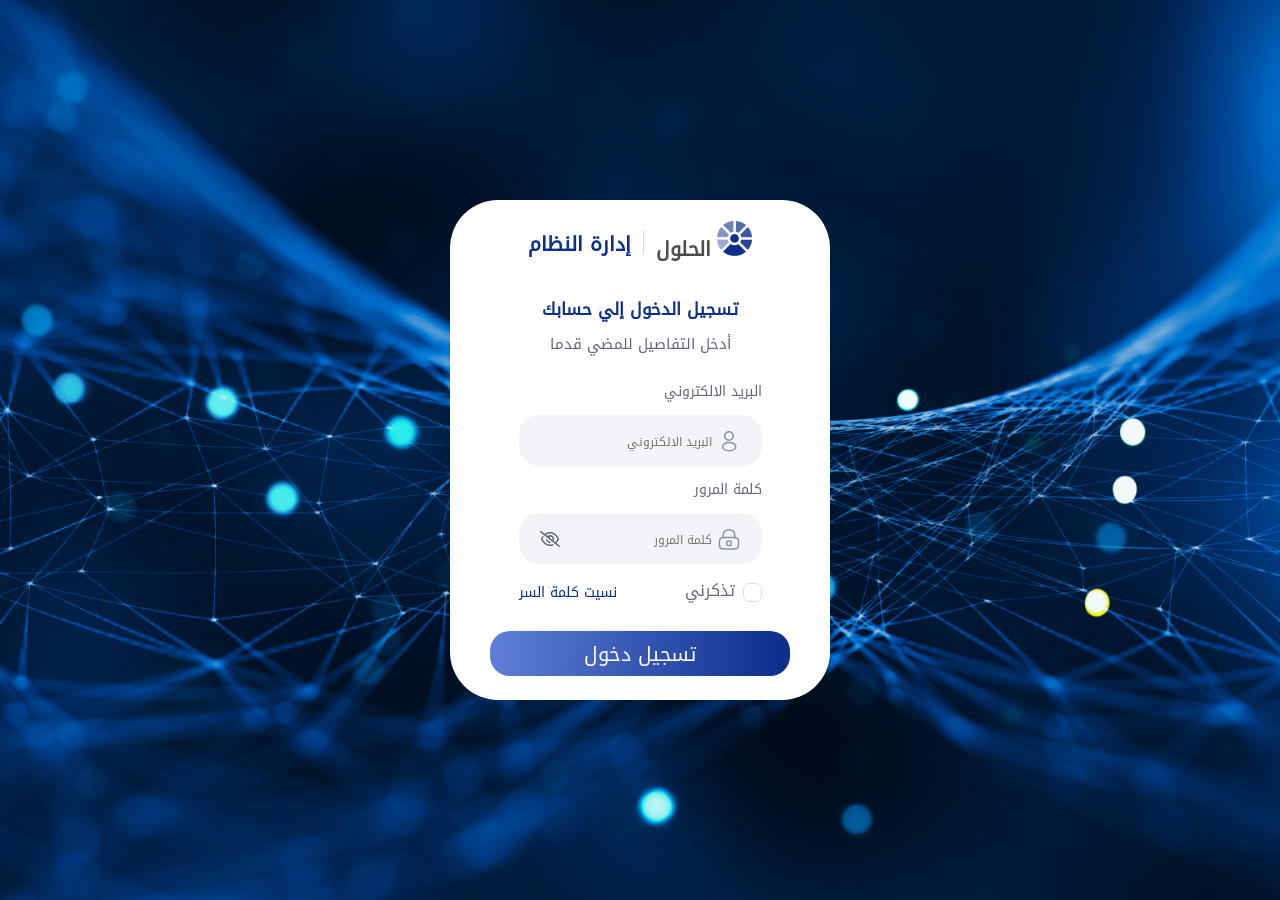
<file: index.html>
<!DOCTYPE html>
<html lang="ar" dir="rtl">
<head>
    <meta charset="UTF-8">
    <meta name="viewport" content="width=device-width, initial-scale=1.0">
    <title>Login</title>
    <link rel="stylesheet" href="css/login-style.css">
    <link rel="stylesheet" href="css/all.min.css">
    <link rel="stylesheet" href="css/media-login.css">
    <title>Document</title>
</head>
<body class="login-page">
    <div class="login-form">
        <div class="brand-item">
            <div class="item-logo"><a class="brand" href="#"><img src="img/logo.png" alt><span>الحلول</span></a></div>
            <div>   
                <svg class="stroke-svg" xmlns="http://www.w3.org/2000/svg" width="2" height="25" viewBox="0 0 2 34" fill="none">
                    <path d="M1 1L0.999999 33" stroke="#C5C9D5"
                        stroke-linecap="round" />
                </svg>
            </div>
            <div>
                <a class="link-brand" href="#">إدارة النظام</a>
            </div>
        </div>
        <div class="login-header">
            <p class="title">تسجيل الدخول إلي حسابك</p>
            <p class="des">أدخل التفاصيل للمضي قدما</p>
        </div>
        <form action="" class="form">
             <div class="email-field">
                <p class="email-title">البريد الالكتروني</p>
                <svg xmlns="http://www.w3.org/2000/svg" width="24" height="25" viewBox="0 0 24 25" fill="none">
                    <path d="M12.1596 12.5458C12.1296 12.5458 12.1096 12.5458 12.0796 12.5458C12.0296 12.5358 11.9596 12.5358 11.8996 12.5458C8.99957 12.4558 6.80957 10.1758 6.80957 7.36578C6.80957 4.50578 9.13957 2.17578 11.9996 2.17578C14.8596 2.17578 17.1896 4.50578 17.1896 7.36578C17.1796 10.1758 14.9796 12.4558 12.1896 12.5458C12.1796 12.5458 12.1696 12.5458 12.1596 12.5458ZM11.9996 3.67578C9.96957 3.67578 8.30957 5.33578 8.30957 7.36578C8.30957 9.36578 9.86957 10.9758 11.8596 11.0458C11.9096 11.0358 12.0496 11.0358 12.1796 11.0458C14.1396 10.9558 15.6796 9.34578 15.6896 7.36578C15.6896 5.33578 14.0296 3.67578 11.9996 3.67578Z" fill="#8B9398"/>
                    <path d="M12.1696 23.4758C10.2096 23.4758 8.23961 22.9758 6.74961 21.9758C5.35961 21.0558 4.59961 19.7958 4.59961 18.4258C4.59961 17.0558 5.35961 15.7858 6.74961 14.8558C9.74961 12.8658 14.6096 12.8658 17.5896 14.8558C18.9696 15.7758 19.7396 17.0358 19.7396 18.4058C19.7396 19.7758 18.9796 21.0458 17.5896 21.9758C16.0896 22.9758 14.1296 23.4758 12.1696 23.4758ZM7.57961 16.1158C6.61961 16.7558 6.09961 17.5758 6.09961 18.4358C6.09961 19.2858 6.62961 20.1058 7.57961 20.7358C10.0696 22.4058 14.2696 22.4058 16.7596 20.7358C17.7196 20.0958 18.2396 19.2758 18.2396 18.4158C18.2396 17.5658 17.7096 16.7458 16.7596 16.1158C14.2696 14.4558 10.0696 14.4558 7.57961 16.1158Z" fill="#8B9398"/>
                </svg>
                <input type="email" placeholder="البريد الالكتروني">
             </div>
             <div class="password-field">
                <p class="pass-title"> كلمة المرور</p>
                <svg class="pass" xmlns="http://www.w3.org/2000/svg" width="24" height="25" viewBox="0 0 24 25" fill="none">
                    <path d="M6 10.9258V8.92578C6 5.61578 7 2.92578 12 2.92578C17 2.92578 18 5.61578 18 8.92578V10.9258" stroke="#8B9398" stroke-width="1.5" stroke-linecap="round" stroke-linejoin="round"/>
                    <path d="M12 19.4258C13.3807 19.4258 14.5 18.3065 14.5 16.9258C14.5 15.5451 13.3807 14.4258 12 14.4258C10.6193 14.4258 9.5 15.5451 9.5 16.9258C9.5 18.3065 10.6193 19.4258 12 19.4258Z" stroke="#8B9398" stroke-width="1.5" stroke-linecap="round" stroke-linejoin="round"/>
                    <path d="M17 22.9258H7C3 22.9258 2 21.9258 2 17.9258V15.9258C2 11.9258 3 10.9258 7 10.9258H17C21 10.9258 22 11.9258 22 15.9258V17.9258C22 21.9258 21 22.9258 17 22.9258Z" stroke="#8B9398" stroke-width="1.5" stroke-linecap="round" stroke-linejoin="round"/>
                </svg>
                <span onclick="viewPassword1()" id="icon-eye1" class="fa-regular fa-eye-slash"></span>
                 
                <input type="password" id="password-field1" placeholder="كلمة المرور">
             </div>
            <div class="remember">
                <div><input type="checkbox"><span for="">تذكرني</span></div>   
                <div><a href="forgetPassword.html">نسيت كلمة السر</a></div>                
            </div>  
        </form>
        <div class="log">
            <a href="dashboard.html"><button class="login-btn">تسجيل دخول</button></a>
        </div>
    </div>
    <script src="js/main.js"></script>
</body>
</html>
</file>
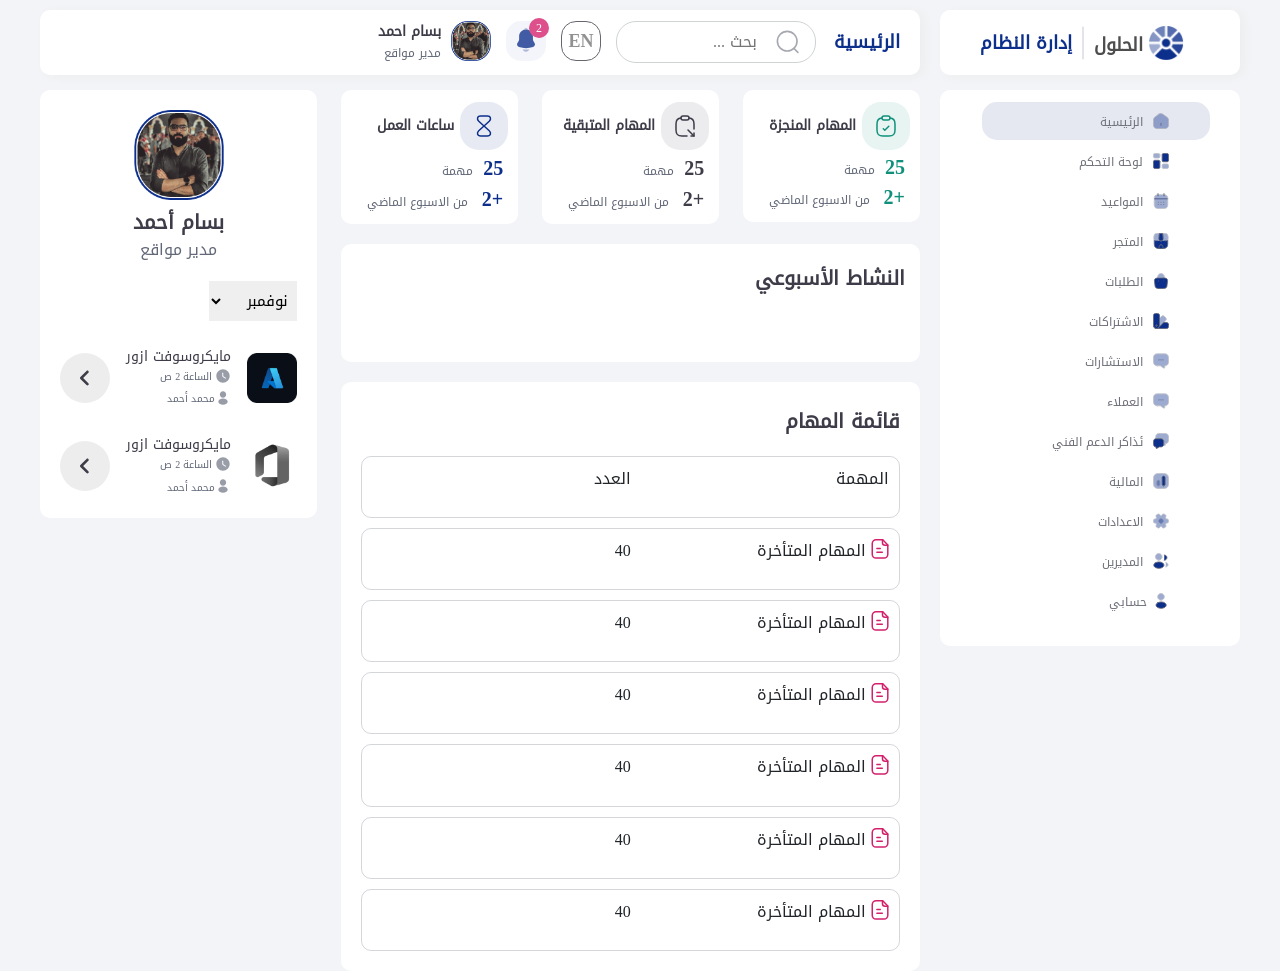
<file: dashboard.html>
<!DOCTYPE html>
<html lang="ar" dir="rtl">
    <head>
        <meta charset="UTF-8">
        <meta name="viewport" content="width=device-width, initial-scale=1.0">
        <title>Document</title>
        <link rel="stylesheet" href="css/bootstrap.min.css">
        <link rel="stylesheet" href="css/bootstrap.css.map">
        <link rel="stylesheet" href="css/sty.css">
        <link rel="stylesheet" href="css/media.css">
    </head>
    <body>
        <div class="dashboard">
            <div class="container-dashboard">
                <div class="right-side">
                    <div class="navbar-brand-item">
                        <a class="navbar-brand" href="#"><img src="img/logo.png"
                                alt width="35.613px" height="34.965px"><span>الحلول</span></a>
                        <svg xmlns="http://www.w3.org/2000/svg" width="2"
                            height="34" viewBox="0 0 2 34" fill="none">
                            <path d="M1 1L0.999999 33" stroke="#C5C9D5"
                                stroke-linecap="round" />
                        </svg>
                        <a class="link" href="#">إدارة النظام</a>
                    </div>
                    <div class="links-side">
                        <ul class="navv">
                            <li class="link-item active">
                                <a href="#home" class="item">
                                    <svg
                                        xmlns="http://www.w3.org/2000/svg"
                                        width="32" height="32" viewBox="0 0 32 32"
                                        fill="none">
                                        <path class="path1"
                                            d="M12.027 3.78623L4.84033 9.38623C3.64033 10.3196 2.66699 12.3062 2.66699 13.8129V23.6929C2.66699 26.7862 5.18699 29.3196 8.28033 29.3196H23.7203C26.8137 29.3196 29.3337 26.7862 29.3337 23.7062V13.9996C29.3337 12.3862 28.2537 10.3196 26.9337 9.39957L18.6937 3.62623C16.827 2.31957 13.827 2.38623 12.027 3.78623Z" />
                                        <path class="path2" d="M16 23.9863V19.9863" />
                                    </svg>
                                        الرئيسية
                                </a>
                            </li>
                            <li class="link-item ">
                                <a href="#control-panel" class="item">
                                    <svg xmlns="http://www.w3.org/2000/svg"
                                        width="32" height="32" viewBox="0 0 32 32"
                                        fill="none">
                                        <path class="path2"
                                            d="M29.3333 14.5337V5.46699C29.3333 3.46699 28.48 2.66699 26.36 2.66699H20.9733C18.8533 2.66699 18 3.46699 18 5.46699V14.5337C18 16.5337 18.8533 17.3337 20.9733 17.3337H26.36C28.48 17.3337 29.3333 16.5337 29.3333 14.5337Z" />
                                        <path class="path1"
                                            d="M29.3333 26.533V24.133C29.3333 22.133 28.48 21.333 26.36 21.333H20.9733C18.8533 21.333 18 22.133 18 24.133V26.533C18 28.533 18.8533 29.333 20.9733 29.333H26.36C28.48 29.333 29.3333 28.533 29.3333 26.533Z" />
                                        <path class="path2"
                                            d="M14.0003 17.467V26.5337C14.0003 28.5337 13.147 29.3337 11.027 29.3337H5.64033C3.52033 29.3337 2.66699 28.5337 2.66699 26.5337V17.467C2.66699 15.467 3.52033 14.667 5.64033 14.667H11.027C13.147 14.667 14.0003 15.467 14.0003 17.467Z" />
                                        <path class="path1"
                                            d="M14.0003 5.46699V7.86699C14.0003 9.86699 13.147 10.667 11.027 10.667H5.64033C3.52033 10.667 2.66699 9.86699 2.66699 7.86699V5.46699C2.66699 3.46699 3.52033 2.66699 5.64033 2.66699H11.027C13.147 2.66699 14.0003 3.46699 14.0003 5.46699Z" />
                                    </svg>                               
                                        لوحة التحكم
                                </a>
                            </li>
                            <li class="link-item ">
                                <a href="#appointments" class="item">
                                    <svg xmlns="http://www.w3.org/2000/svg"
                                        width="32" height="32" viewBox="0 0 32 32"
                                        fill="none">
                                        <path class d="M10.667 2.66699V6.66699" />
                                        <path class d="M21.333 2.66699V6.66699" />
                                        <path class d="M4.66699 12.1201H27.3337" />
                                        <!--stroke-miterlimit="10"-->
                                        <path class="path1"
                                            d="M28 11.3337V22.667C28 26.667 26 29.3337 21.3333 29.3337H10.6667C6 29.3337 4 26.667 4 22.667V11.3337C4 7.33366 6 4.66699 10.6667 4.66699H21.3333C26 4.66699 28 7.33366 28 11.3337Z" />
                                        <path class d="M20.9259 18.2663H20.9379" />
                                        <path class d="M20.9259 22.2663H20.9379" />
                                        <path class d="M15.9943 18.2663H16.0063" />
                                        <path class d="M15.9943 22.2663H16.0063" />
                                        <path class d="M11.0588 18.2663H11.0707" />
                                        <path class d="M11.0588 22.2663H11.0707" />
                                    </svg>
                                    المواعيد
                                </a>
                            </li>
                            <li class="link-item ">
                                <a href="#store" class="item">
                                    <svg xmlns="http://www.w3.org/2000/svg"
                                        width="32" height="32" viewBox="0 0 32 32"
                                        fill="none">
                                        <path class="path2"
                                            d="M4.01367 14.96V20.9466C4.01367 26.9333 6.41367 29.3333 12.4003 29.3333H19.587C25.5737 29.3333 27.9737 26.9333 27.9737 20.9466V14.96" />
                                        <path class="path2"
                                            d="M16 16.0003C18.44 16.0003 20.24 14.0137 20 11.5737L19.12 2.66699H12.8933L12 11.5737C11.76 14.0137 13.56 16.0003 16 16.0003Z" />
                                        <path class="path1"
                                            d="M24.4131 16.0003C27.1064 16.0003 29.0797 13.8137 28.8131 11.1337L28.4397 7.46699C27.9597 4.00033 26.6264 2.66699 23.1331 2.66699H19.0664L19.9997 12.0137C20.2264 14.2137 22.2131 16.0003 24.4131 16.0003Z" />
                                        <path class="path1"
                                            d="M7.51984 16.0003C9.71984 16.0003 11.7065 14.2137 11.9198 12.0137L12.2132 9.06699L12.8532 2.66699H8.78651C5.29318 2.66699 3.95984 4.00033 3.47984 7.46699L3.11984 11.1337C2.85318 13.8137 4.82651 16.0003 7.51984 16.0003Z" />
                                        <path class="path2"
                                            d="M16.0003 22.667C13.7737 22.667 12.667 23.7737 12.667 26.0003V29.3337H19.3337V26.0003C19.3337 23.7737 18.227 22.667 16.0003 22.667Z" />
                                    </svg>
                                    المتجر
                                </a>
                            </li>
                            <li class="link-item ">
                                <a href="#order" class="item">
                                    <svg xmlns="http://www.w3.org/2000/svg"
                                        width="32" height="32" viewBox="0 0 32 32"
                                        fill="none">
                                        <path class="path1"
                                            d="M10 10.2267V8.93334C10 5.93334 12.4133 2.98668 15.4133 2.70668C18.9867 2.36001 22 5.17334 22 8.68001V10.52" />
                                        <path class="path2"
                                            d="M11.9998 29.3337H19.9998C25.3598 29.3337 26.3198 27.187 26.5998 24.5737L27.5998 16.5737C27.9598 13.3203 27.0264 10.667 21.3331 10.667H10.6664C4.9731 10.667 4.03977 13.3203 4.39977 16.5737L5.39977 24.5737C5.67977 27.187 6.63977 29.3337 11.9998 29.3337Z" />
                                        <path class="path1"
                                            d="M20.6603 15.9997H20.6723" />
                                        <path class="path2"
                                            d="M11.3263 15.9997H11.3383" />
                                    </svg>
                                    الطلبات
                                </a>
                            </li>
                            <li class="link-item ">
                                <a href="#subscriptions" class="item">
                                    <svg xmlns="http://www.w3.org/2000/svg"
                                        width="32" height="32" viewBox="0 0 32 32"
                                        fill="none">
                                        <path class="path2"
                                            d="M13.3337 6.00033V24.0003C13.3337 25.4403 12.747 26.7603 11.8136 27.7203L11.7603 27.7737C11.6403 27.8937 11.507 28.0137 11.387 28.107C10.987 28.4537 10.5336 28.7203 10.067 28.907C9.92031 28.9736 9.77366 29.027 9.62699 29.0803C9.10699 29.2537 8.54699 29.3337 8.00033 29.3337C7.64033 29.3337 7.28034 29.2937 6.93367 29.227C6.76034 29.187 6.58699 29.147 6.41366 29.0937C6.20032 29.027 6.00033 28.9603 5.80033 28.867C5.80033 28.8537 5.80032 28.8537 5.78699 28.867C5.41365 28.6803 5.05367 28.467 4.72034 28.2137L4.70699 28.2003C4.53366 28.067 4.37368 27.9337 4.22701 27.7737C4.08034 27.6137 3.93365 27.4537 3.78699 27.2803C3.53365 26.947 3.32033 26.587 3.13367 26.2137C3.147 26.2003 3.147 26.2003 3.13367 26.2003C3.13367 26.2003 3.13365 26.187 3.12032 26.1737C3.04032 25.987 2.97365 25.787 2.90698 25.587C2.85365 25.4137 2.81364 25.2403 2.77364 25.067C2.70697 24.7203 2.66699 24.3603 2.66699 24.0003V6.00033C2.66699 4.00033 4.00033 2.66699 6.00033 2.66699H10.0003C12.0003 2.66699 13.3337 4.00033 13.3337 6.00033Z" />
                                        <path class="path2"
                                            d="M29.3333 22.0003V26.0003C29.3333 28.0003 28 29.3337 26 29.3337H8C8.54667 29.3337 9.10667 29.2537 9.62667 29.0803C9.77334 29.027 9.91998 28.9737 10.0667 28.907C10.5333 28.7203 10.9867 28.4537 11.3867 28.107C11.5067 28.0137 11.64 27.8937 11.76 27.7737L11.8133 27.7203L20.88 18.667H26C28 18.667 29.3333 20.0003 29.3333 22.0003Z" />
                                        <path class="path2"
                                            d="M6.41292 29.0936C5.61292 28.8536 4.85294 28.4136 4.22628 27.7736C3.58628 27.1469 3.14625 26.3869 2.90625 25.5869C3.42625 27.2536 4.74626 28.5736 6.41292 29.0936Z" />
                                        <path class="path1"
                                            d="M24.4935 15.0529L20.8802 18.6663L11.8135 27.7196C12.7468 26.7596 13.3335 25.4396 13.3335 23.9996V11.1196L16.9468 7.50629C18.3602 6.09296 20.2535 6.09296 21.6668 7.50629L24.4935 10.3329C25.9068 11.7463 25.9068 13.6396 24.4935 15.0529Z" />
                                        <path class="path2"
                                            d="M8.00033 25.3337C8.73671 25.3337 9.33366 24.7367 9.33366 24.0003C9.33366 23.2639 8.73671 22.667 8.00033 22.667C7.26395 22.667 6.66699 23.2639 6.66699 24.0003C6.66699 24.7367 7.26395 25.3337 8.00033 25.3337Z" />
                                    </svg>
                                    الاشتراكات
                                </a>
                            </li>
                            <li class="link-item ">
                                <a href="#consulting" class="item">
                                    <svg xmlns="http://www.w3.org/2000/svg"
                                        width="32" height="32" viewBox="0 0 32 32"
                                        fill="none">
                                        <path class="path1" d="M11.333 14H20.6663" />
                                        <path class="path1"
                                            d="M9.33366 24.5736H14.667L20.6003 28.5203C21.4803 29.1069 22.667 28.4802 22.667 27.4136V24.5736C26.667 24.5736 29.3337 21.9069 29.3337 17.9069V9.9069C29.3337 5.9069 26.667 3.24023 22.667 3.24023H9.33366C5.33366 3.24023 2.66699 5.9069 2.66699 9.9069V17.9069C2.66699 21.9069 5.33366 24.5736 9.33366 24.5736Z"
                                            stroke="#626878" stroke-width="1.5"
                                            stroke-miterlimit="10"
                                            stroke-linecap="round"
                                            stroke-linejoin="round" />
                                    </svg>
                                    الاستشارات
                                </a>
                            </li>
                            <li class="link-item ">
                                <a href="#customer" class="item">
                                    <svg xmlns="http://www.w3.org/2000/svg"
                                        width="32" height="32" viewBox="0 0 32 32"
                                        fill="none">
                                        <path d="M11.333 14H20.6663" class="path1"
                                            stroke="#626878" stroke-width="1.5"
                                            stroke-miterlimit="10"
                                            stroke-linecap="round"
                                            stroke-linejoin="round" />
                                        <path class="path1"
                                            d="M9.33366 24.5736H14.667L20.6003 28.5203C21.4803 29.1069 22.667 28.4802 22.667 27.4136V24.5736C26.667 24.5736 29.3337 21.9069 29.3337 17.9069V9.9069C29.3337 5.9069 26.667 3.24023 22.667 3.24023H9.33366C5.33366 3.24023 2.66699 5.9069 2.66699 9.9069V17.9069C2.66699 21.9069 5.33366 24.5736 9.33366 24.5736Z"
                                            stroke="#626878" stroke-width="1.5"
                                            stroke-miterlimit="10"
                                            stroke-linecap="round"
                                            stroke-linejoin="round" />
                                    </svg>
                                     العملاء
                                 </a>
                            </li>
                            <li class="link-item " style="width: 100%;">
                                <a href="#technical-support" class="item">
                                <svg xmlns="http://www.w3.org/2000/svg"
                                    width="32" height="32" viewBox="0 0 32 32"
                                    fill="none">
                                    <path class="path1"
                                        d="M29.3337 8.33366V15.1336C29.3337 16.827 28.7737 18.2536 27.7737 19.2403C26.787 20.2403 25.3603 20.8003 23.667 20.8003V23.2136C23.667 24.1203 22.6536 24.667 21.907 24.1603L20.6137 23.307C20.7337 22.8936 20.787 22.4403 20.787 21.9603V16.5337C20.787 13.8137 18.9737 12.0003 16.2537 12.0003H7.20032C7.01365 12.0003 6.84033 12.0137 6.66699 12.027V8.33366C6.66699 4.93366 8.93366 2.66699 12.3337 2.66699H23.667C27.067 2.66699 29.3337 4.93366 29.3337 8.33366Z"
                                        stroke="#626878" stroke-width="1.5"
                                        stroke-miterlimit="10"
                                        stroke-linecap="round"
                                        stroke-linejoin="round" />
                                    <path class="path2"
                                        d="M20.787 16.5334V21.96C20.787 22.44 20.7337 22.8933 20.6137 23.3066C20.1203 25.2666 18.4937 26.4933 16.2537 26.4933H12.627L8.60032 29.1733C8.00032 29.5867 7.20032 29.1467 7.20032 28.4267V26.4933C5.84032 26.4933 4.707 26.04 3.92033 25.2533C3.12033 24.4533 2.66699 23.32 2.66699 21.96V16.5334C2.66699 14 4.24033 12.2534 6.66699 12.0267C6.84033 12.0134 7.01365 12 7.20032 12H16.2537C18.9737 12 20.787 13.8134 20.787 16.5334Z"
                                        stroke="#626878" stroke-width="1.5"
                                        stroke-miterlimit="10"
                                        stroke-linecap="round"
                                        stroke-linejoin="round" />
                                </svg>
                                    ئذاكر
                                    الدعم الفني
                                </a>
                                </li>
                            <li class="link-item " style="width: 100%;">
                                <a href="#finance" class="item">
                                <svg xmlns="http://www.w3.org/2000/svg"
                                    width="32" height="32" viewBox="0 0 32 32"
                                    fill="none">
                                    <path class="path1"
                                        d="M12.0003 29.3337H20.0003C26.667 29.3337 29.3337 26.667 29.3337 20.0003V12.0003C29.3337 5.33366 26.667 2.66699 20.0003 2.66699H12.0003C5.33366 2.66699 2.66699 5.33366 2.66699 12.0003V20.0003C2.66699 26.667 5.33366 29.3337 12.0003 29.3337Z"
                                        stroke="#626878" stroke-width="1.5"
                                        stroke-linecap="round"
                                        stroke-linejoin="round" />
                                    <path class="path2"
                                        d="M20.6667 24.6663C22.1333 24.6663 23.3333 23.4663 23.3333 21.9997V9.99967C23.3333 8.53301 22.1333 7.33301 20.6667 7.33301C19.2 7.33301 18 8.53301 18 9.99967V21.9997C18 23.4663 19.1867 24.6663 20.6667 24.6663Z"
                                        stroke="#626878" stroke-width="1.5"
                                        stroke-linecap="round"
                                        stroke-linejoin="round" />
                                    <path class="path1"
                                        d="M11.3337 24.667C12.8003 24.667 14.0003 23.467 14.0003 22.0003V17.3337C14.0003 15.867 12.8003 14.667 11.3337 14.667C9.86699 14.667 8.66699 15.867 8.66699 17.3337V22.0003C8.66699 23.467 9.85366 24.667 11.3337 24.667Z"
                                        stroke="#626878" stroke-width="1.5"
                                        stroke-linecap="round"
                                        stroke-linejoin="round" />
                                </svg>
                                    المالية

                                </a></li>
                            <li class="link-item " style="width: 100%;">
                                <a href="#settings" class="item">
                                <svg xmlns="http://www.w3.org/2000/svg"
                                    width="32" height="32" viewBox="0 0 32 32"
                                    fill="none">
                                    <path class="path1"
                                        d="M16 20C18.2091 20 20 18.2091 20 16C20 13.7909 18.2091 12 16 12C13.7909 12 12 13.7909 12 16C12 18.2091 13.7909 20 16 20Z"
                                        stroke="#626878" stroke-width="1.5"
                                        stroke-miterlimit="10"
                                        stroke-linecap="round"
                                        stroke-linejoin="round" />
                                    <path class="path1"
                                        d="M2.66699 17.1736V14.8269C2.66699 13.4402 3.80033 12.2936 5.20033 12.2936C7.61366 12.2936 8.60033 10.5869 7.38699 8.49357C6.69366 7.29357 7.10699 5.73357 8.32033 5.04024L10.627 3.72024C11.6803 3.09357 13.0403 3.46691 13.667 4.52024L13.8137 4.77357C15.0137 6.86691 16.987 6.86691 18.2003 4.77357L18.347 4.52024C18.9737 3.46691 20.3337 3.09357 21.387 3.72024L23.6937 5.04024C24.907 5.73357 25.3203 7.29357 24.627 8.49357C23.4137 10.5869 24.4003 12.2936 26.8137 12.2936C28.2003 12.2936 29.347 13.4269 29.347 14.8269V17.1736C29.347 18.5602 28.2137 19.7069 26.8137 19.7069C24.4003 19.7069 23.4137 21.4136 24.627 23.5069C25.3203 24.7202 24.907 26.2669 23.6937 26.9602L21.387 28.2802C20.3337 28.9069 18.9737 28.5336 18.347 27.4802L18.2003 27.2269C17.0003 25.1336 15.027 25.1336 13.8137 27.2269L13.667 27.4802C13.0403 28.5336 11.6803 28.9069 10.627 28.2802L8.32033 26.9602C7.10699 26.2669 6.69366 24.7069 7.38699 23.5069C8.60033 21.4136 7.61366 19.7069 5.20033 19.7069C3.80033 19.7069 2.66699 18.5602 2.66699 17.1736Z"
                                        stroke="#626878" stroke-width="1.5"
                                        stroke-miterlimit="10"
                                        stroke-linecap="round"
                                        stroke-linejoin="round" />
                                </svg>
                                    الاعدادات

                                </a>
                            </li>

                            <li class="link-item " style="width: 100%;">
                                <a href="#managers" class="item">
                                <svg xmlns="http://www.w3.org/2000/svg"
                                    width="32" height="32" viewBox="0 0 32 32"
                                    fill="none">
                                    <path class="path1"
                                        d="M12.2134 14.4937C12.0801 14.4803 11.9201 14.4803 11.7734 14.4937C8.60008 14.387 6.08008 11.787 6.08008 8.58699C6.08008 5.32033 8.72008 2.66699 12.0001 2.66699C15.2667 2.66699 17.9201 5.32033 17.9201 8.58699C17.9067 11.787 15.3867 14.387 12.2134 14.4937Z"
                                        stroke="#626878" stroke-width="1.5"
                                        stroke-linecap="round"
                                        stroke-linejoin="round" />
                                    <path class="path2"
                                        d="M21.8804 5.33301C24.467 5.33301 26.547 7.42634 26.547 9.99967C26.547 12.5197 24.547 14.573 22.0537 14.6663C21.947 14.653 21.827 14.653 21.707 14.6663"
                                        stroke="#626878" stroke-width="1.5"
                                        stroke-linecap="round"
                                        stroke-linejoin="round" />
                                    <path class="path2"
                                        d="M5.54695 19.413C2.32029 21.573 2.32029 25.093 5.54695 27.2397C9.21362 29.693 15.227 29.693 18.8936 27.2397C22.1203 25.0797 22.1203 21.5597 18.8936 19.413C15.2403 16.973 9.22695 16.973 5.54695 19.413Z"
                                        stroke="#626878" stroke-width="1.5"
                                        stroke-linecap="round"
                                        stroke-linejoin="round" />
                                    <path class="path1"
                                        d="M24.4531 26.667C25.4131 26.467 26.3198 26.0803 27.0665 25.507C29.1465 23.947 29.1465 21.3737 27.0665 19.8137C26.3331 19.2537 25.4398 18.8803 24.4931 18.667"
                                        stroke="#626878" stroke-width="1.5"
                                        stroke-linecap="round"
                                        stroke-linejoin="round" />
                                </svg>
                                    المديرين</a>
                            </li>
                            <li class="link-item " style="width: 100%;">

                                <a href="#account" class="item"><svg
                                        xmlns="http://www.w3.org/2000/svg"
                                        width="32" height="32"
                                        viewBox="0 0 32 32" fill="none">
                                        <path class="path1"
                                            d="M16.2134 14.4937C16.0801 14.4803 15.9201 14.4803 15.7734 14.4937C12.6001 14.387 10.0801 11.787 10.0801 8.58699C10.0801 5.32033 12.7201 2.66699 16.0001 2.66699C19.2667 2.66699 21.9201 5.32033 21.9201 8.58699C21.9067 11.787 19.3867 14.387 16.2134 14.4937Z"
                                            stroke="#626878" stroke-width="1.5"
                                            stroke-linecap="round"
                                            stroke-linejoin="round" />
                                        <path class="path2"
                                            d="M9.54671 19.413C6.32004 21.573 6.32004 25.093 9.54671 27.2397C13.2134 29.693 19.2267 29.693 22.8934 27.2397C26.12 25.0797 26.12 21.5597 22.8934 19.413C19.24 16.973 13.2267 16.973 9.54671 19.413Z"
                                            stroke="#626878" stroke-width="1.5"
                                            stroke-linecap="round"
                                            stroke-linejoin="round" />
                                    </svg>حسابي</a>
                                </li>
                        </ul>
                    </div>
                </div>
                <div class="left-side">
                    <div class="div-nav">
                        <nav class="navbar navbar-expand-lg navbar-light ">
                            <div class="container-fluid">
                                <div class="navbar-brand-item hide">
                                    <a class="navbar-brand" href="#"><img
                                            src="img/logo.png"
                                            alt width="35.613px"
                                            height="34.965px"><span>الحلول</span></a>
                                    <svg xmlns="http://www.w3.org/2000/svg"
                                        width="2"
                                        height="34" viewBox="0 0 2 34"
                                        fill="none">
                                        <path d="M1 1L0.999999 33"
                                            stroke="#C5C9D5"
                                            stroke-linecap="round" />
                                    </svg>
                                    <a class="link" href="#">إدارة النظام</a>
                                </div>
                                <button class="navbar-toggler" type="button"
                                    data-bs-toggle="collapse"
                                    data-bs-target="#navbarSupportedContent"
                                    aria-controls="navbarSupportedContent"
                                    aria-expanded="false"
                                    aria-label="Toggle navigation">
                                    <span class="navbar-toggler-icon"></span>
                                </button>
                                <div class="collapse navbar-collapse"
                                    id="navbarSupportedContent">
                                    <ul class="navbar-nav ms-auto mb-2 mb-lg-0">
                                        <li class="nav-item">
                                            <a class="nav-link active"
                                                aria-current="page" href="#">الرئيسية</a>
                                        </li>
                                        <li>
                                            <form action class="form">
                                                <input type="text"
                                                    class="search"
                                                    placeholder="بحث ...">
                                                <svg
                                                    xmlns="http://www.w3.org/2000/svg"
                                                    width="21" height="22"
                                                    viewBox="0 0 21 22"
                                                    fill="none">
                                                    <circle cx="9.76688"
                                                        cy="10.2669"
                                                        r="8.98856"
                                                        stroke="#A6A8B1"
                                                        stroke-width="1.5"
                                                        stroke-linecap="round"
                                                        stroke-linejoin="round" />
                                                    <path
                                                        d="M16.0186 16.9854L19.5426 20.5002"
                                                        stroke="#A6A8B1"
                                                        stroke-width="1.5"
                                                        stroke-linecap="round"
                                                        stroke-linejoin="round" />
                                                </svg>
                                            </form>
                                        </li>
                                        <li class="lang">
                                            <a class="nav-link" href="#">EN</a>
                                        </li>
                                        <li class="notification">
                                            <a class="nav-link" href="#">
                                                <svg
                                                    xmlns="http://www.w3.org/2000/svg"
                                                    width="18" height="24"
                                                    viewBox="0 0 18 24"
                                                    fill="none">
                                                    <path
                                                        d="M17.5636 14.9055L16.3969 12.9688C16.1519 12.5371 15.9303 11.7205 15.9303 11.2421V8.29045C15.9303 4.48712 12.8386 1.38379 9.02359 1.38379C5.20859 1.38379 2.11693 4.48712 2.11693 8.29045V11.2421C2.11693 11.7205 1.89526 12.5371 1.65026 12.9571L0.471926 14.9055C0.00525896 15.6871 -0.0997413 16.5505 0.191925 17.3438C0.471925 18.1255 1.13693 18.7321 2.00026 19.0238C4.26359 19.7938 6.64359 20.1671 9.02359 20.1671C11.4036 20.1671 13.7836 19.7938 16.0469 19.0355C16.8636 18.7671 17.4936 18.1488 17.7969 17.3438C18.1003 16.5388 18.0186 15.6521 17.5636 14.9055Z"
                                                        fill="#0D2F8C" />
                                                    <path opacity="0.4"
                                                        d="M11.6253 1.87301C10.8203 1.55801 9.94526 1.38301 9.02359 1.38301C8.11359 1.38301 7.23859 1.54634 6.43359 1.87301C6.93526 0.928008 7.92693 0.333008 9.02359 0.333008C10.1319 0.333008 11.1119 0.928008 11.6253 1.87301Z"
                                                        fill="#0D2F8C" />
                                                    <path opacity="0.4"
                                                        d="M12.3016 21.3447C11.8116 22.698 10.5166 23.6663 8.99996 23.6663C8.07829 23.6663 7.16829 23.293 6.52663 22.628C6.15329 22.278 5.87329 21.8113 5.70996 21.333C5.86163 21.3563 6.01329 21.368 6.17663 21.3913C6.44496 21.4263 6.72496 21.4613 7.00496 21.4847C7.66996 21.543 8.34663 21.578 9.02329 21.578C9.68829 21.578 10.3533 21.543 11.0066 21.4847C11.2516 21.4613 11.4966 21.4497 11.73 21.4147C11.9166 21.3913 12.1033 21.368 12.3016 21.3447Z"
                                                        fill="#0D2F8C" />
                                                </svg>
                                            </a>
                                            <div class="point"><span>2</span></div>
                                        </li>
                                        <li>
                                            <a href="#">
                                                <div class="user-de d-flex">
                                                    <div class="img-user">
                                                        <img src="img/user.png"
                                                            alt width="40px"
                                                            height="40px">
                                                    </div>
                                                    <div
                                                        class="user-name d-flex">
                                                        <span class="nameUser">بسام
                                                            احمد</span>
                                                        <span class="job-title">مدير
                                                            مواقع</span>
                                                    </div>
                                                </div>

                                            </a>

                                        </li>

                                    </ul>

                                </div>
                            </div>
                        </nav>
                    </div>
                    <div class="content-sections">
                        <section class="section active  home-section" id="home">
                            <div class="row">
                                <div class="col-lg-8 col-md-8 col-sm-12">
                                    <div class="main-about ">
                                        <div class="row">
                                            <div
                                                class="col-lg-4 col-md-6 col-sm-12">
                                                <div class="card1">
                                                    <div
                                                        class="card1-content1 d-flex">
                                                        <div class="cc">
                                                            <img
                                                                src="img/content.svg"
                                                                alt>
                                                        </div>
                                                        <div class="d-flex">
                                                            <p
                                                                class="title-card">المهام
                                                                المنجزة</p>
                                                        </div>
                                                    </div>
                                                    <div
                                                        class="card1-content2">
                                                        <div>
                                                            <p><span>25</span>مهمة</p>
                                                        </div>
                                                    </div>

                                                    <div
                                                        class="card1-content3">
                                                        <div>
                                                            <p><span>+2</span>
                                                                من الاسبوع
                                                                الماضي</p>
                                                        </div>
                                                    </div>

                                                </div>
                                            </div>
                                            <div
                                                class="col-lg-4 col-md-6 col-sm-12">
                                                <div class="card2">
                                                    <div
                                                        class="card2-content1 d-flex">
                                                        <div class="vcv">
                                                            <img
                                                                src="img/content2.svg"
                                                                alt>
                                                        </div>
                                                        <div>
                                                            <p
                                                                class="title-card">المهام
                                                                المتبقية</p>
                                                        </div>
                                                    </div>
                                                    <div
                                                        class="card2-content2">
                                                        <div>
                                                            <p><span>25</span>مهمة</p>
                                                        </div>
                                                    </div>

                                                    <div
                                                        class="card2-content3">
                                                        <div>
                                                            <p><span>+2</span>
                                                                من الاسبوع
                                                                الماضي</p>
                                                        </div>
                                                    </div>

                                                </div>
                                            </div>
                                            <div
                                                class="col-lg-4 col-md-6 col-sm-12">
                                                <div class="card3">
                                                    <div
                                                        class="card3-content1 d-flex">
                                                        <div class="ss">
                                                            <img
                                                                src="img/time.svg"
                                                                alt>
                                                        </div>
                                                        <div>
                                                            <p
                                                                class="title-card">ساعات
                                                                العمل</p>
                                                        </div>
                                                    </div>
                                                    <div
                                                        class="card3-content2">
                                                        <div>
                                                            <p><span>25</span>مهمة</p>
                                                        </div>
                                                    </div>

                                                    <div
                                                        class="card3-content3">
                                                        <div>
                                                            <p><span>+2</span>
                                                                من الاسبوع
                                                                الماضي</p>
                                                        </div>
                                                    </div>

                                                </div>
                                            </div>
                                        </div>
                                        <div class="row">
                                            <div class="col-lg-12">
                                                <div class="chart">
                                                    <div class="title-task">
                                                        <p>النشاط الأسبوعي </p>
                                                    </div>
                                                    <div id="container"></div>
                                                </div>
                                            </div>
                                        </div>
                                        <div class="row">
                                            <div class="col-lg-12">
                                                <div class="task-div">
                                                    <div class="title-task">
                                                        <p>قائمة المهام</p>
                                                    </div>
                                                    <div
                                                        class="d-flex list-tasks">
                                                        <div class="the-task">
                                                            <p>المهمة</p>
                                                        </div>
                                                        <div class="the-count">
                                                            <p>العدد</p>
                                                        </div>
                                                    </div>
                                                    <div
                                                        class="d-flex list-tasks">
                                                        <div class="the-task">
                                                            <p>
                                                                <svg
                                                                    xmlns="http://www.w3.org/2000/svg"
                                                                    width="18"
                                                                    height="20"
                                                                    viewBox="0 0 18 20"
                                                                    fill="none">
                                                                    <path
                                                                        fill-rule="evenodd"
                                                                        clip-rule="evenodd"
                                                                        d="M11.7377 0.761748H5.08468C3.00468 0.753748 1.29968 2.41175 1.25068 4.49075V15.2037C1.20468 17.3167 2.87968 19.0677 4.99268 19.1147C5.02368 19.1147 5.05368 19.1157 5.08468 19.1147H13.0737C15.1677 19.0297 16.8177 17.2997 16.8027 15.2037V6.03775L11.7377 0.761748Z"
                                                                        stroke="#D41F6B"
                                                                        stroke-width="1.5"
                                                                        stroke-linecap="round"
                                                                        stroke-linejoin="round" />
                                                                    <path
                                                                        d="M11.4751 0.75V3.659C11.4751 5.079 12.6231 6.23 14.0431 6.234H16.7981"
                                                                        stroke="#D41F6B"
                                                                        stroke-width="1.5"
                                                                        stroke-linecap="round"
                                                                        stroke-linejoin="round" />
                                                                    <path
                                                                        d="M11.2879 13.3584H5.88794"
                                                                        stroke="#D41F6B"
                                                                        stroke-width="1.5"
                                                                        stroke-linecap="round"
                                                                        stroke-linejoin="round" />
                                                                    <path
                                                                        d="M9.24296 9.60645H5.88696"
                                                                        stroke="#D41F6B"
                                                                        stroke-width="1.5"
                                                                        stroke-linecap="round"
                                                                        stroke-linejoin="round" />
                                                                </svg>
                                                                المهام المتأخرة
                                                            </p>
                                                        </div>
                                                        <div class="the-count">
                                                            <p>40</p>
                                                        </div>
                                                    </div>
                                                    <div
                                                        class="d-flex list-tasks">
                                                        <div class="the-task">
                                                            <p>
                                                                <svg
                                                                    xmlns="http://www.w3.org/2000/svg"
                                                                    width="18"
                                                                    height="20"
                                                                    viewBox="0 0 18 20"
                                                                    fill="none">
                                                                    <path
                                                                        fill-rule="evenodd"
                                                                        clip-rule="evenodd"
                                                                        d="M11.7377 0.761748H5.08468C3.00468 0.753748 1.29968 2.41175 1.25068 4.49075V15.2037C1.20468 17.3167 2.87968 19.0677 4.99268 19.1147C5.02368 19.1147 5.05368 19.1157 5.08468 19.1147H13.0737C15.1677 19.0297 16.8177 17.2997 16.8027 15.2037V6.03775L11.7377 0.761748Z"
                                                                        stroke="#D41F6B"
                                                                        stroke-width="1.5"
                                                                        stroke-linecap="round"
                                                                        stroke-linejoin="round" />
                                                                    <path
                                                                        d="M11.4751 0.75V3.659C11.4751 5.079 12.6231 6.23 14.0431 6.234H16.7981"
                                                                        stroke="#D41F6B"
                                                                        stroke-width="1.5"
                                                                        stroke-linecap="round"
                                                                        stroke-linejoin="round" />
                                                                    <path
                                                                        d="M11.2879 13.3584H5.88794"
                                                                        stroke="#D41F6B"
                                                                        stroke-width="1.5"
                                                                        stroke-linecap="round"
                                                                        stroke-linejoin="round" />
                                                                    <path
                                                                        d="M9.24296 9.60645H5.88696"
                                                                        stroke="#D41F6B"
                                                                        stroke-width="1.5"
                                                                        stroke-linecap="round"
                                                                        stroke-linejoin="round" />
                                                                </svg>
                                                                المهام المتأخرة
                                                            </p>
                                                        </div>
                                                        <div class="the-count">
                                                            <p>40</p>
                                                        </div>
                                                    </div>
                                                    <div
                                                        class="d-flex list-tasks">
                                                        <div class="the-task">
                                                            <p>
                                                                <svg
                                                                    xmlns="http://www.w3.org/2000/svg"
                                                                    width="18"
                                                                    height="20"
                                                                    viewBox="0 0 18 20"
                                                                    fill="none">
                                                                    <path
                                                                        fill-rule="evenodd"
                                                                        clip-rule="evenodd"
                                                                        d="M11.7377 0.761748H5.08468C3.00468 0.753748 1.29968 2.41175 1.25068 4.49075V15.2037C1.20468 17.3167 2.87968 19.0677 4.99268 19.1147C5.02368 19.1147 5.05368 19.1157 5.08468 19.1147H13.0737C15.1677 19.0297 16.8177 17.2997 16.8027 15.2037V6.03775L11.7377 0.761748Z"
                                                                        stroke="#D41F6B"
                                                                        stroke-width="1.5"
                                                                        stroke-linecap="round"
                                                                        stroke-linejoin="round" />
                                                                    <path
                                                                        d="M11.4751 0.75V3.659C11.4751 5.079 12.6231 6.23 14.0431 6.234H16.7981"
                                                                        stroke="#D41F6B"
                                                                        stroke-width="1.5"
                                                                        stroke-linecap="round"
                                                                        stroke-linejoin="round" />
                                                                    <path
                                                                        d="M11.2879 13.3584H5.88794"
                                                                        stroke="#D41F6B"
                                                                        stroke-width="1.5"
                                                                        stroke-linecap="round"
                                                                        stroke-linejoin="round" />
                                                                    <path
                                                                        d="M9.24296 9.60645H5.88696"
                                                                        stroke="#D41F6B"
                                                                        stroke-width="1.5"
                                                                        stroke-linecap="round"
                                                                        stroke-linejoin="round" />
                                                                </svg>
                                                                المهام المتأخرة
                                                            </p>
                                                        </div>
                                                        <div class="the-count">
                                                            <p>40</p>
                                                        </div>
                                                    </div>
                                                    <div
                                                        class="d-flex list-tasks">
                                                        <div class="the-task">
                                                            <p>
                                                                <svg
                                                                    xmlns="http://www.w3.org/2000/svg"
                                                                    width="18"
                                                                    height="20"
                                                                    viewBox="0 0 18 20"
                                                                    fill="none">
                                                                    <path
                                                                        fill-rule="evenodd"
                                                                        clip-rule="evenodd"
                                                                        d="M11.7377 0.761748H5.08468C3.00468 0.753748 1.29968 2.41175 1.25068 4.49075V15.2037C1.20468 17.3167 2.87968 19.0677 4.99268 19.1147C5.02368 19.1147 5.05368 19.1157 5.08468 19.1147H13.0737C15.1677 19.0297 16.8177 17.2997 16.8027 15.2037V6.03775L11.7377 0.761748Z"
                                                                        stroke="#D41F6B"
                                                                        stroke-width="1.5"
                                                                        stroke-linecap="round"
                                                                        stroke-linejoin="round" />
                                                                    <path
                                                                        d="M11.4751 0.75V3.659C11.4751 5.079 12.6231 6.23 14.0431 6.234H16.7981"
                                                                        stroke="#D41F6B"
                                                                        stroke-width="1.5"
                                                                        stroke-linecap="round"
                                                                        stroke-linejoin="round" />
                                                                    <path
                                                                        d="M11.2879 13.3584H5.88794"
                                                                        stroke="#D41F6B"
                                                                        stroke-width="1.5"
                                                                        stroke-linecap="round"
                                                                        stroke-linejoin="round" />
                                                                    <path
                                                                        d="M9.24296 9.60645H5.88696"
                                                                        stroke="#D41F6B"
                                                                        stroke-width="1.5"
                                                                        stroke-linecap="round"
                                                                        stroke-linejoin="round" />
                                                                </svg>
                                                                المهام المتأخرة
                                                            </p>
                                                        </div>
                                                        <div class="the-count">
                                                            <p>40</p>
                                                        </div>
                                                    </div>
                                                    <div
                                                        class="d-flex list-tasks">
                                                        <div class="the-task">
                                                            <p>
                                                                <svg
                                                                    xmlns="http://www.w3.org/2000/svg"
                                                                    width="18"
                                                                    height="20"
                                                                    viewBox="0 0 18 20"
                                                                    fill="none">
                                                                    <path
                                                                        fill-rule="evenodd"
                                                                        clip-rule="evenodd"
                                                                        d="M11.7377 0.761748H5.08468C3.00468 0.753748 1.29968 2.41175 1.25068 4.49075V15.2037C1.20468 17.3167 2.87968 19.0677 4.99268 19.1147C5.02368 19.1147 5.05368 19.1157 5.08468 19.1147H13.0737C15.1677 19.0297 16.8177 17.2997 16.8027 15.2037V6.03775L11.7377 0.761748Z"
                                                                        stroke="#D41F6B"
                                                                        stroke-width="1.5"
                                                                        stroke-linecap="round"
                                                                        stroke-linejoin="round" />
                                                                    <path
                                                                        d="M11.4751 0.75V3.659C11.4751 5.079 12.6231 6.23 14.0431 6.234H16.7981"
                                                                        stroke="#D41F6B"
                                                                        stroke-width="1.5"
                                                                        stroke-linecap="round"
                                                                        stroke-linejoin="round" />
                                                                    <path
                                                                        d="M11.2879 13.3584H5.88794"
                                                                        stroke="#D41F6B"
                                                                        stroke-width="1.5"
                                                                        stroke-linecap="round"
                                                                        stroke-linejoin="round" />
                                                                    <path
                                                                        d="M9.24296 9.60645H5.88696"
                                                                        stroke="#D41F6B"
                                                                        stroke-width="1.5"
                                                                        stroke-linecap="round"
                                                                        stroke-linejoin="round" />
                                                                </svg>
                                                                المهام المتأخرة
                                                            </p>
                                                        </div>
                                                        <div class="the-count">
                                                            <p>40</p>
                                                        </div>
                                                    </div>
                                                    <div
                                                        class="d-flex list-tasks">
                                                        <div class="the-task">
                                                            <p>
                                                                <svg
                                                                    xmlns="http://www.w3.org/2000/svg"
                                                                    width="18"
                                                                    height="20"
                                                                    viewBox="0 0 18 20"
                                                                    fill="none">
                                                                    <path
                                                                        fill-rule="evenodd"
                                                                        clip-rule="evenodd"
                                                                        d="M11.7377 0.761748H5.08468C3.00468 0.753748 1.29968 2.41175 1.25068 4.49075V15.2037C1.20468 17.3167 2.87968 19.0677 4.99268 19.1147C5.02368 19.1147 5.05368 19.1157 5.08468 19.1147H13.0737C15.1677 19.0297 16.8177 17.2997 16.8027 15.2037V6.03775L11.7377 0.761748Z"
                                                                        stroke="#D41F6B"
                                                                        stroke-width="1.5"
                                                                        stroke-linecap="round"
                                                                        stroke-linejoin="round" />
                                                                    <path
                                                                        d="M11.4751 0.75V3.659C11.4751 5.079 12.6231 6.23 14.0431 6.234H16.7981"
                                                                        stroke="#D41F6B"
                                                                        stroke-width="1.5"
                                                                        stroke-linecap="round"
                                                                        stroke-linejoin="round" />
                                                                    <path
                                                                        d="M11.2879 13.3584H5.88794"
                                                                        stroke="#D41F6B"
                                                                        stroke-width="1.5"
                                                                        stroke-linecap="round"
                                                                        stroke-linejoin="round" />
                                                                    <path
                                                                        d="M9.24296 9.60645H5.88696"
                                                                        stroke="#D41F6B"
                                                                        stroke-width="1.5"
                                                                        stroke-linecap="round"
                                                                        stroke-linejoin="round" />
                                                                </svg>
                                                                المهام المتأخرة
                                                            </p>
                                                        </div>
                                                        <div class="the-count">
                                                            <p>40</p>
                                                        </div>
                                                    </div>
                                                </div>
                                            </div>
                                        </div>

                                    </div>
                                </div>
                                <div class="col-lg-4 col-md-4 col-sm-12">
                                    <div class="side-left-about">
                                        <div class="left-section">
                                            <div class="image-user text-center">
                                                <img src="img/user.png" alt>
                                            </div>
                                            <div
                                                class="user-information text-center">
                                                <h4>بسام أحمد</h4>
                                                <p>مدير مواقع</p>
                                            </div>
                                            <div class="dates">
                                                <select name id>
                                                    <option value="يناير">يناير</option>
                                                    <option value="فبراير">فبراير</option>
                                                    <option value="مارس">مارس</option>
                                                    <option value="أبريل">أبريل</option>
                                                    <option value="مايو">مايو</option>
                                                    <option value="يونيو">يونيو</option>
                                                    <option value="يوليو">يوليو</option>
                                                    <option value="أغسطس">أغسطس</option>
                                                    <option value="سبتمبر">سبتمبر</option>
                                                    <option value="أكتوبر">أكتوبر</option>
                                                    <option value="نوفمبر"
                                                        selected>نوفمبر</option>
                                                    <option value="ديسمبر">ديسمبر</option>
                                                </select>
                                            </div>
                                            <div class="today-task">
                                                <div class="taskk d-flex">
                                                    <div>
                                                        <img src="img/ai.png"
                                                            alt>
                                                    </div>
                                                    <div>
                                                        <h3>مايكروسوفت ازور</h3>
                                                        <p> <svg
                                                                xmlns="http://www.w3.org/2000/svg"
                                                                width="16"
                                                                height="16"
                                                                viewBox="0 0 16 16"
                                                                fill="none">
                                                                <g
                                                                    opacity="0.65">
                                                                    <path
                                                                        d="M8.00016 1.33301C4.32683 1.33301 1.3335 4.32634 1.3335 7.99967C1.3335 11.673 4.32683 14.6663 8.00016 14.6663C11.6735 14.6663 14.6668 11.673 14.6668 7.99967C14.6668 4.32634 11.6735 1.33301 8.00016 1.33301ZM10.9002 10.3797C10.8068 10.5397 10.6402 10.6263 10.4668 10.6263C10.3802 10.6263 10.2935 10.6063 10.2135 10.553L8.14683 9.31967C7.6335 9.01301 7.2535 8.33967 7.2535 7.74634V5.01301C7.2535 4.73967 7.48016 4.51301 7.7535 4.51301C8.02683 4.51301 8.2535 4.73967 8.2535 5.01301V7.74634C8.2535 7.98634 8.4535 8.33967 8.66016 8.45967L10.7268 9.69301C10.9668 9.83301 11.0468 10.1397 10.9002 10.3797Z"
                                                                        fill="#626878" />
                                                                </g>
                                                            </svg> الساعة 2 ص</p>

                                                        <span><svg
                                                                xmlns="http://www.w3.org/2000/svg"
                                                                width="16"
                                                                height="16"
                                                                viewBox="0 0 16 16"
                                                                fill="none">
                                                                <g
                                                                    opacity="0.65">
                                                                    <path
                                                                        d="M8.00016 1.33301C6.2535 1.33301 4.8335 2.75301 4.8335 4.49967C4.8335 6.21301 6.1735 7.59967 7.92016 7.65967C7.9735 7.65301 8.02683 7.65301 8.06683 7.65967C8.08016 7.65967 8.08683 7.65967 8.10016 7.65967C8.10683 7.65967 8.10683 7.65967 8.1135 7.65967C9.82016 7.59967 11.1602 6.21301 11.1668 4.49967C11.1668 2.75301 9.74683 1.33301 8.00016 1.33301Z"
                                                                        fill="#626878" />
                                                                    <path
                                                                        d="M11.3866 9.43293C9.52664 8.19293 6.49331 8.19293 4.61997 9.43293C3.77331 9.9996 3.30664 10.7663 3.30664 11.5863C3.30664 12.4063 3.77331 13.1663 4.61331 13.7263C5.54664 14.3529 6.77331 14.6663 7.99997 14.6663C9.22664 14.6663 10.4533 14.3529 11.3866 13.7263C12.2266 13.1596 12.6933 12.3996 12.6933 11.5729C12.6866 10.7529 12.2266 9.99293 11.3866 9.43293Z"
                                                                        fill="#626878" />
                                                                </g>
                                                            </svg>محمد أحمد
                                                        </span>
                                                    </div>
                                                    <div>
                                                        <a href="#"><img
                                                                src="img/next.svg"
                                                                alt></a> </div>
                                                </div>
                                                <div class="taskk d-flex">
                                                    <div>
                                                        <img
                                                            src="img/microsoft.png"
                                                            alt>
                                                    </div>
                                                    <div>
                                                        <h3>مايكروسوفت ازور</h3>
                                                        <p> <svg
                                                                xmlns="http://www.w3.org/2000/svg"
                                                                width="16"
                                                                height="16"
                                                                viewBox="0 0 16 16"
                                                                fill="none">
                                                                <g
                                                                    opacity="0.65">
                                                                    <path
                                                                        d="M8.00016 1.33301C4.32683 1.33301 1.3335 4.32634 1.3335 7.99967C1.3335 11.673 4.32683 14.6663 8.00016 14.6663C11.6735 14.6663 14.6668 11.673 14.6668 7.99967C14.6668 4.32634 11.6735 1.33301 8.00016 1.33301ZM10.9002 10.3797C10.8068 10.5397 10.6402 10.6263 10.4668 10.6263C10.3802 10.6263 10.2935 10.6063 10.2135 10.553L8.14683 9.31967C7.6335 9.01301 7.2535 8.33967 7.2535 7.74634V5.01301C7.2535 4.73967 7.48016 4.51301 7.7535 4.51301C8.02683 4.51301 8.2535 4.73967 8.2535 5.01301V7.74634C8.2535 7.98634 8.4535 8.33967 8.66016 8.45967L10.7268 9.69301C10.9668 9.83301 11.0468 10.1397 10.9002 10.3797Z"
                                                                        fill="#626878" />
                                                                </g>
                                                            </svg> الساعة 2 ص</p>

                                                        <span><svg
                                                                xmlns="http://www.w3.org/2000/svg"
                                                                width="16"
                                                                height="16"
                                                                viewBox="0 0 16 16"
                                                                fill="none">
                                                                <g
                                                                    opacity="0.65">
                                                                    <path
                                                                        d="M8.00016 1.33301C6.2535 1.33301 4.8335 2.75301 4.8335 4.49967C4.8335 6.21301 6.1735 7.59967 7.92016 7.65967C7.9735 7.65301 8.02683 7.65301 8.06683 7.65967C8.08016 7.65967 8.08683 7.65967 8.10016 7.65967C8.10683 7.65967 8.10683 7.65967 8.1135 7.65967C9.82016 7.59967 11.1602 6.21301 11.1668 4.49967C11.1668 2.75301 9.74683 1.33301 8.00016 1.33301Z"
                                                                        fill="#626878" />
                                                                    <path
                                                                        d="M11.3866 9.43293C9.52664 8.19293 6.49331 8.19293 4.61997 9.43293C3.77331 9.9996 3.30664 10.7663 3.30664 11.5863C3.30664 12.4063 3.77331 13.1663 4.61331 13.7263C5.54664 14.3529 6.77331 14.6663 7.99997 14.6663C9.22664 14.6663 10.4533 14.3529 11.3866 13.7263C12.2266 13.1596 12.6933 12.3996 12.6933 11.5729C12.6866 10.7529 12.2266 9.99293 11.3866 9.43293Z"
                                                                        fill="#626878" />
                                                                </g>
                                                            </svg>محمد أحمد
                                                        </span>
                                                    </div>
                                                    <div>
                                                        <a href="#"><img
                                                                src="img/next.svg"
                                                                alt></a>
                                                    </div>
                                                </div>
                                            </div>
                                        </div>

                                    </div>
                                </div>
                            </div>
                        </section>
                        <section class="section control-panel-section"
                            id="control-panel">
                            <div class="title-page">
                                <p>آخر الاحصائيات </p>
                            </div>
                            <div class="row">
                                <div class="col-lg-9 col-md-12 col-sm-12">
                                    <div class="row">
                                        <div
                                            class="col-lg-12 col-md-12 col-md-12">
                                            <div class="chart2">
                                                <div class="div-switch-btn">
                                                    <button
                                                        class="switch-btn active">نظرة
                                                        عاملة</button>
                                                    <button class="switch-btn">المسجلين
                                                        الجدد</button>
                                                </div>
                                                <div id="container2"></div>
                                            </div>
                                        </div>
                                    </div>
                                </div>
                                <div class="col-lg-3 col-md-12 col-sm-12">
                                    <div class="row">
                                        <div
                                            class="col-lg-12 col-md-12 col-sm-12">
                                            <div class="card-statistics2">
                                                <div class="content-card d-flex">
                                                    <div
                                                        class="content-card-img">
                                                        <img src="img/user.svg"
                                                            alt>
                                                    </div>
                                                    <div
                                                        class="content-card-title">
                                                        <p class="title-card">المهام
                                                            المنجزة</p>
                                                    </div>
                                                </div>
                                                <div class="content-card-des">
                                                    <div>
                                                        <p><span>25</span>مهمة</p>
                                                    </div>
                                                </div>
                                            </div>
                                        </div>
                                        <div
                                            class="col-lg-12 col-md-12 col-sm-12">
                                            <div class="card-statistics2">
                                                <div class="content-card d-flex">
                                                    <div
                                                        class="content-card-img">
                                                        <img src="img/user.svg"
                                                            alt>
                                                    </div>
                                                    <div
                                                        class="content-card-title">
                                                        <p class="title-card">المهام
                                                            المنجزة</p>
                                                    </div>
                                                </div>
                                                <div class="content-card-des">
                                                    <div>
                                                        <p><span>25</span>مهمة</p>
                                                    </div>
                                                </div>
                                            </div>
                                        </div>
                                        <div
                                            class="col-lg-12 col-md-12 col-sm-12">
                                            <div class="card-statistics2">
                                                <div class="content-card d-flex">
                                                    <div
                                                        class="content-card-img">
                                                        <img src="img/user.svg"
                                                            alt>
                                                    </div>
                                                    <div
                                                        class="content-card-title">
                                                        <p class="title-card">المهام
                                                            المنجزة</p>
                                                    </div>
                                                </div>
                                                <div class="content-card-des">
                                                    <div>
                                                        <p><span>25</span>مهمة</p>
                                                    </div>
                                                </div>
                                            </div>
                                        </div>
                                    </div>
                                </div>
                            </div>
                            <div class="row">
                                <div class="col-lg-12">
                                    <div class="row">
                                        <div class="col-lg-3 col-md-6 col-sm-12">
                                            <div class="card-statistics">
                                                <div class="content-card d-flex">
                                                    <div
                                                        class="content-card-img">
                                                        <img src="img/user.svg"
                                                            alt>
                                                    </div>
                                                    <div
                                                        class="content-card-title">
                                                        <p class="title-card">المهام
                                                            المنجزة</p>
                                                    </div>
                                                </div>
                                                <div class="content-card-des">
                                                    <div>
                                                        <p><span>25</span>مهمة</p>
                                                    </div>
                                                </div>
                                            </div>
                                        </div>
                                        <div class="col-lg-3 col-md-6 col-sm-12">
                                            <div class="card-statistics">
                                                <div class="content-card d-flex">
                                                    <div
                                                        class="content-card-img">
                                                        <img src="img/user.svg"
                                                            alt>
                                                    </div>
                                                    <div
                                                        class="content-card-title">
                                                        <p class="title-card">المهام
                                                            المنجزة</p>
                                                    </div>
                                                </div>
                                                <div class="content-card-des">
                                                    <div>
                                                        <p><span>25</span>مهمة</p>
                                                    </div>
                                                </div>
                                            </div>
                                        </div>
                                        <div class="col-lg-3 col-md-6 col-sm-12">
                                            <div class="card-statistics">
                                                <div class="content-card d-flex">
                                                    <div
                                                        class="content-card-img">
                                                        <img src="img/user.svg"
                                                            alt>
                                                    </div>
                                                    <div
                                                        class="content-card-title">
                                                        <p class="title-card">المهام
                                                            المنجزة</p>
                                                    </div>
                                                </div>
                                                <div class="content-card-des">
                                                    <div>
                                                        <p><span>25</span>مهمة</p>
                                                    </div>
                                                </div>
                                            </div>
                                        </div>
                                        <div class="col-lg-3 col-md-6 col-sm-12">
                                            <div class="card-statistics">
                                                <div class="content-card d-flex">
                                                    <div
                                                        class="content-card-img">
                                                        <img src="img/user.svg"
                                                            alt>
                                                    </div>
                                                    <div
                                                        class="content-card-title">
                                                        <p class="title-card">المهام
                                                            المنجزة</p>
                                                    </div>
                                                </div>
                                                <div class="content-card-des">
                                                    <div>
                                                        <p><span>25</span>مهمة</p>
                                                    </div>
                                                </div>
                                            </div>
                                        </div>
                                    </div>
                                    <div class="row">
                                        <div class="col-lg-3 col-md-6 col-sm-12">
                                            <div class="card-statistics">
                                                <div class="content-card d-flex">
                                                    <div
                                                        class="content-card-img">
                                                        <img src="img/user.svg"
                                                            alt>
                                                    </div>
                                                    <div
                                                        class="content-card-title">
                                                        <p class="title-card">المهام
                                                            المنجزة</p>
                                                    </div>
                                                </div>
                                                <div class="content-card-des">
                                                    <div>
                                                        <p><span>25</span>مهمة</p>
                                                    </div>
                                                </div>
                                            </div>
                                        </div>
                                        <div class="col-lg-3 col-md-6 col-sm-12">
                                            <div class="card-statistics">
                                                <div class="content-card d-flex">
                                                    <div
                                                        class="content-card-img">
                                                        <img src="img/user.svg"
                                                            alt>
                                                    </div>
                                                    <div
                                                        class="content-card-title">
                                                        <p class="title-card">المهام
                                                            المنجزة</p>
                                                    </div>
                                                </div>
                                                <div class="content-card-des">
                                                    <div>
                                                        <p><span>25</span>مهمة</p>
                                                    </div>
                                                </div>
                                            </div>
                                        </div>
                                        <div class="col-lg-3 col-md-6 col-sm-12">
                                            <div class="card-statistics">
                                                <div class="content-card d-flex">
                                                    <div
                                                        class="content-card-img">
                                                        <img src="img/user.svg"
                                                            alt>
                                                    </div>
                                                    <div
                                                        class="content-card-title">
                                                        <p class="title-card">المهام
                                                            المنجزة</p>
                                                    </div>
                                                </div>
                                                <div class="content-card-des">
                                                    <div>
                                                        <p><span>25</span>مهمة</p>
                                                    </div>
                                                </div>
                                            </div>
                                        </div>
                                        <div class="col-lg-3 col-md-6 col-sm-12">
                                            <div class="card-statistics">
                                                <div class="content-card d-flex">
                                                    <div
                                                        class="content-card-img">
                                                        <img src="img/user.svg"
                                                            alt>
                                                    </div>
                                                    <div
                                                        class="content-card-title">
                                                        <p class="title-card">المهام
                                                            المنجزة</p>
                                                    </div>
                                                </div>
                                                <div class="content-card-des">
                                                    <div>
                                                        <p><span>25</span>مهمة</p>
                                                    </div>
                                                </div>
                                            </div>
                                        </div>
                                    </div>
                                    <div class="row">
                                        <div class="col-lg-3 col-md-6 col-sm-12">
                                            <div class="card-statistics">
                                                <div class="content-card d-flex">
                                                    <div
                                                        class="content-card-img">
                                                        <img src="img/user.svg"
                                                            alt>
                                                    </div>
                                                    <div
                                                        class="content-card-title">
                                                        <p class="title-card">المهام
                                                            المنجزة</p>
                                                    </div>
                                                </div>
                                                <div class="content-card-des">
                                                    <div>
                                                        <p><span>25</span>مهمة</p>
                                                    </div>
                                                </div>
                                            </div>
                                        </div>
                                        <div class="col-lg-3 col-md-6 col-sm-12">
                                            <div class="card-statistics">
                                                <div class="content-card d-flex">
                                                    <div
                                                        class="content-card-img">
                                                        <img src="img/user.svg"
                                                            alt>
                                                    </div>
                                                    <div
                                                        class="content-card-title">
                                                        <p class="title-card">المهام
                                                            المنجزة</p>
                                                    </div>
                                                </div>
                                                <div class="content-card-des">
                                                    <div>
                                                        <p><span>25</span>مهمة</p>
                                                    </div>
                                                </div>
                                            </div>
                                        </div>
                                        <div class="col-lg-3 col-md-6 col-sm-12">
                                            <div class="card-statistics">
                                                <div class="content-card d-flex">
                                                    <div
                                                        class="content-card-img">
                                                        <img src="img/user.svg"
                                                            alt>
                                                    </div>
                                                    <div
                                                        class="content-card-title">
                                                        <p class="title-card">المهام
                                                            المنجزة</p>
                                                    </div>
                                                </div>
                                                <div class="content-card-des">
                                                    <div>
                                                        <p><span>25</span>مهمة</p>
                                                    </div>
                                                </div>
                                            </div>
                                        </div>
                                        <div class="col-lg-3 col-md-6 col-sm-12">
                                            <div class="card-statistics">
                                                <div class="content-card d-flex">
                                                    <div
                                                        class="content-card-img">
                                                        <img src="img/user.svg"
                                                            alt>
                                                    </div>
                                                    <div
                                                        class="content-card-title">
                                                        <p class="title-card">المهام
                                                            المنجزة</p>
                                                    </div>
                                                </div>
                                                <div class="content-card-des">
                                                    <div>
                                                        <p><span>25</span>مهمة</p>
                                                    </div>
                                                </div>
                                            </div>
                                        </div>
                                    </div>
                                </div>
                            </div>
                        </section>
                        <section class="section appointments-section "
                            id="appointments">
                            <div class="appointment-div">
                                1
                            </div>
                        </section>
                        <section class="section store-section" id="store">
                            <div class="tab-container">
                                <button class="tab-button activee"
                                    onclick="showTab('tab1')">كمبيوتر</button>
                                <button class="tab-button"
                                    onclick="showTab('tab2')">اكسسوارات</button>
                                <button class="tab-button"
                                    onclick="showTab('tab3')">نسخ وبرامج</button>
                            </div>
                            <div>
                                <div id="tab1" class="tab-content">
                                    <div class="tab-content-card">
                                        <div class="d-flex justifiy1">
                                            <p class="tab-content-title">كمبيوتر</p>
                                            <button class="add-category-btn"
                                                data-bs-toggle="modal"
                                                data-bs-target="#reg-modal">+
                                                اضافة صنف جديد</button>
                                        </div>
                                        <!--modal div-->
                                        <div class="modal" tabindex="-1"
                                            id="reg-modal">
                                            <div class="modal-dialog">
                                                <div class="modal-content">
                                                    <div class="modal-header">
                                                        <h5 class="modal-title">Modal
                                                            title</h5>
                                                        <button type="button"
                                                            class="btn-close"
                                                            data-bs-dismiss="modal"
                                                            aria-label="Close"></button>
                                                    </div>
                                                    <div class="modal-body">
                                                        <p>Modal body text goes
                                                            here.</p>
                                                    </div>
                                                    <div class="modal-footer">
                                                        <button type="button"
                                                            class="btn btn-secondary"
                                                            data-bs-dismiss="modal">Close</button>
                                                        <button type="button"
                                                            class="btn btn-primary">Save
                                                            changes</button>
                                                    </div>
                                                </div>
                                            </div>
                                        </div>

                                        <div class="modal" tabindex="-1">
                                            <div class="modal-dialog">
                                                <div class="modal-content">
                                                    <div class="modal-header">
                                                        <h5 class="modal-title">Modal
                                                            title</h5>
                                                        <button type="button"
                                                            class="btn-close"
                                                            data-bs-dismiss="modal"
                                                            aria-label="Close"></button>
                                                    </div>
                                                    <div class="modal-body">
                                                        <p>Modal body text goes
                                                            here.</p>
                                                    </div>
                                                    <div class="modal-footer">
                                                        <button type="button"
                                                            class="btn btn-secondary"
                                                            data-bs-dismiss="modal">Close</button>
                                                        <button type="button"
                                                            class="btn btn-primary">Save
                                                            changes</button>
                                                    </div>
                                                </div>
                                            </div>
                                        </div>
                                        <div class="d-flex justifiy2">
                                            <div>
                                                <p>الصنف</p>
                                            </div>
                                            <div>
                                                <p>عدد المنتجات</p>
                                            </div>
                                            <div>
                                                <p>التفعيل</p>
                                            </div>
                                            <div>
                                                <p>تفاصيل</p>
                                            </div>
                                        </div>
                                        <div class="d-flex justifiy">
                                            <div
                                                class="d-flex justifiy-content-center">
                                                <img
                                                    src="img/apple-13 1 (2).svg"
                                                    alt>
                                                <p>Apple</p>
                                            </div>
                                            <div>
                                                <p>24 </p>
                                            </div>
                                            <div>
                                                <input class="switch"
                                                    type="checkbox"
                                                    checked="true">
                                            </div>
                                            <div class="d-flex">
                                                <div class="box-icon">
                                                    <img
                                                        src="img/Group 1000002665.svg"
                                                        alt>
                                                </div>
                                                <div class="box-icon2">
                                                    <img src="img/edit.svg" alt>
                                                </div>
                                                <div class="box-icon3">
                                                    <img src="img/essential.svg"
                                                        alt>
                                                </div>

                                            </div>
                                        </div>
                                        <div class="d-flex justifiy">
                                            <div class="d-flex">
                                                <img
                                                    src="img/apple-13 1 (3).svg"
                                                    alt>
                                                <p>Apple</p>
                                            </div>
                                            <div>
                                                <p>24 </p>
                                            </div>
                                            <div>
                                                <input class="switch"
                                                    type="checkbox"
                                                    checked="true">
                                            </div>
                                            <div class="d-flex">
                                                <div class="box-icon">
                                                    <img
                                                        src="img/Group 1000002665.svg"
                                                        alt>
                                                </div>
                                                <div class="box-icon2">
                                                    <img src="img/edit.svg" alt>
                                                </div>
                                                <div class="box-icon3">
                                                    <img src="img/essential.svg"
                                                        alt>
                                                </div>

                                            </div>
                                        </div>
                                        <div class="d-flex justifiy">
                                            <div class="d-flex">
                                                <img
                                                    src="img/apple-13 1 (1).svg"
                                                    alt>
                                                <p>Apple</p>
                                            </div>
                                            <div>
                                                <p>24 </p>
                                            </div>
                                            <div>
                                                <input class="switch"
                                                    type="checkbox"
                                                    checked="true">
                                            </div>
                                            <div class="d-flex">
                                                <div class="box-icon">
                                                    <img
                                                        src="img/Group 1000002665.svg"
                                                        alt>
                                                </div>
                                                <div class="box-icon2">
                                                    <img src="img/edit.svg" alt>
                                                </div>
                                                <div class="box-icon3">
                                                    <img src="img/essential.svg"
                                                        alt>
                                                </div>

                                            </div>
                                        </div>
                                        <div class="d-flex justifiy">
                                            <div class="d-flex">
                                                <img src="img/apple-13 1.svg"
                                                    alt>
                                                <p>Apple</p>
                                            </div>
                                            <div>
                                                <p>24 </p>
                                            </div>
                                            <div>
                                                <input class="switch"
                                                    type="checkbox"
                                                    checked="true">
                                            </div>
                                            <div class="d-flex">
                                                <div class="box-icon">
                                                    <img
                                                        src="img/Group 1000002665.svg"
                                                        alt>
                                                </div>
                                                <div class="box-icon2">
                                                    <img src="img/edit.svg" alt>
                                                </div>
                                                <div class="box-icon3">
                                                    <img src="img/essential.svg"
                                                        alt>
                                                </div>

                                            </div>
                                        </div>
                                        <div class="d-flex justifiy">
                                            <div class="d-flex">
                                                <img
                                                    src="img/apple-13 1 (1).svg"
                                                    alt>
                                                <p>Apple</p>
                                            </div>
                                            <div>
                                                <p>24 </p>
                                            </div>
                                            <div>
                                                <input class="switch"
                                                    type="checkbox"
                                                    checked="true">
                                            </div>
                                            <div class="d-flex">
                                                <div class="box-icon">
                                                    <img
                                                        src="img/Group 1000002665.svg"
                                                        alt>
                                                </div>
                                                <div class="box-icon2">
                                                    <img src="img/edit.svg" alt>
                                                </div>
                                                <div class="box-icon3">
                                                    <img src="img/essential.svg"
                                                        alt>
                                                </div>

                                            </div>
                                        </div>
                                    </div>
                                </div>
                                <div id="tab2" class="tab-content">
                                    <div class="tab-content-card">
                                        <div class="d-flex justifiy1">
                                            <p class="tab-content-title">اكسسوارات</p>
                                            <button class="add-category-btn">+
                                                اضافة صنف جديد</button>
                                        </div>
                                        <!--add new category start-->

                                        <!--add new category end-->
                                        <div class="d-flex justifiy2">
                                            <div>
                                                <p>الصنف</p>
                                            </div>
                                            <div>
                                                <p>عدد المنتجات</p>
                                            </div>
                                            <div>
                                                <p>التفعيل</p>
                                            </div>
                                            <div>
                                                <p>تفاصيل</p>
                                            </div>
                                        </div>
                                        <div class="d-flex justifiy">
                                            <div class="d-flex">
                                                <img
                                                    src="img/apple-13 1 (1).svg"
                                                    alt>
                                                <p>Apple</p>
                                            </div>
                                            <div>
                                                <p>24 </p>
                                            </div>
                                            <div>
                                                <input class="switch"
                                                    type="checkbox"
                                                    checked="true">
                                            </div>
                                            <div class="d-flex">
                                                <div class="box-icon">
                                                    <img
                                                        src="img/Group 1000002665.svg"
                                                        alt>
                                                </div>
                                                <div class="box-icon2">
                                                    <img src="img/edit.svg" alt>
                                                </div>
                                                <div class="box-icon3">
                                                    <img src="img/essential.svg"
                                                        alt>
                                                </div>

                                            </div>
                                        </div>
                                        <div class="d-flex justifiy">
                                            <div class="d-flex">
                                                <img
                                                    src="img/apple-13 1 (1).svg"
                                                    alt>
                                                <p>Apple</p>
                                            </div>
                                            <div>
                                                <p>24 </p>
                                            </div>
                                            <div>
                                                <input class="switch"
                                                    type="checkbox"
                                                    checked="true">
                                            </div>
                                            <div class="d-flex">
                                                <div class="box-icon">
                                                    <img
                                                        src="img/Group 1000002665.svg"
                                                        alt>
                                                </div>
                                                <div class="box-icon2">
                                                    <img src="img/edit.svg" alt>
                                                </div>
                                                <div class="box-icon3">
                                                    <img src="img/essential.svg"
                                                        alt>
                                                </div>

                                            </div>
                                        </div>
                                        <div class="d-flex justifiy">
                                            <div class="d-flex">
                                                <img
                                                    src="img/apple-13 1 (1).svg"
                                                    alt>
                                                <p>Apple</p>
                                            </div>
                                            <div>
                                                <p>24 </p>
                                            </div>
                                            <div>
                                                <input class="switch"
                                                    type="checkbox"
                                                    checked="true">
                                            </div>
                                            <div class="d-flex">
                                                <div class="box-icon">
                                                    <img
                                                        src="img/Group 1000002665.svg"
                                                        alt>
                                                </div>
                                                <div class="box-icon2">
                                                    <img src="img/edit.svg" alt>
                                                </div>
                                                <div class="box-icon3">
                                                    <img src="img/essential.svg"
                                                        alt>
                                                </div>

                                            </div>
                                        </div>
                                        <div class="d-flex justifiy">
                                            <div class="d-flex">
                                                <img
                                                    src="img/apple-13 1 (1).svg"
                                                    alt>
                                                <p>Apple</p>
                                            </div>
                                            <div>
                                                <p>24 </p>
                                            </div>
                                            <div>
                                                <input class="switch"
                                                    type="checkbox"
                                                    checked="true">
                                            </div>
                                            <div class="d-flex">
                                                <div class="box-icon">
                                                    <img
                                                        src="img/Group 1000002665.svg"
                                                        alt>
                                                </div>
                                                <div class="box-icon2">
                                                    <img src="img/edit.svg" alt>
                                                </div>
                                                <div class="box-icon3">
                                                    <img src="img/essential.svg"
                                                        alt>
                                                </div>

                                            </div>
                                        </div>
                                        <div class="d-flex justifiy">
                                            <div class="d-flex">
                                                <img
                                                    src="img/apple-13 1 (1).svg"
                                                    alt>
                                                <p>Apple</p>
                                            </div>
                                            <div>
                                                <p>24 </p>
                                            </div>
                                            <div>
                                                <input class="switch"
                                                    type="checkbox"
                                                    checked="true">
                                            </div>
                                            <div class="d-flex">
                                                <div class="box-icon">
                                                    <img
                                                        src="img/Group 1000002665.svg"
                                                        alt>
                                                </div>
                                                <div class="box-icon2">
                                                    <img src="img/edit.svg" alt>
                                                </div>
                                                <div class="box-icon3">
                                                    <img src="img/essential.svg"
                                                        alt>
                                                </div>

                                            </div>
                                        </div>
                                    </div>
                                </div>
                                <div id="tab3" class="tab-content">
                                    <div class="tab-content-card">
                                        <div class="d-flex justifiy1">
                                            <p class="tab-content-title">نسخ
                                                وبرامج</p>
                                            <button class="add-category-btn">+
                                                اضافة صنف جديد</button>
                                        </div>
                                        <div class="d-flex justifiy2">
                                            <div>
                                                <p>الصنف</p>
                                            </div>
                                            <div>
                                                <p>عدد المنتجات</p>
                                            </div>
                                            <div>
                                                <p>التفعيل</p>
                                            </div>
                                            <div>
                                                <p>تفاصيل</p>
                                            </div>
                                        </div>
                                        <div class="d-flex justifiy">
                                            <div class="d-flex">
                                                <img
                                                    src="img/apple-13 1 (1).svg"
                                                    alt>
                                                <p>Apple</p>
                                            </div>
                                            <div>
                                                <p>24 </p>
                                            </div>
                                            <div>
                                                <input class="switch"
                                                    type="checkbox"
                                                    checked="true">
                                            </div>
                                            <div class="d-flex">
                                                <div class="box-icon">
                                                    <img
                                                        src="img/Group 1000002665.svg"
                                                        alt>
                                                </div>
                                                <div class="box-icon2">
                                                    <img src="img/edit.svg" alt>
                                                </div>
                                                <div class="box-icon3">
                                                    <img src="img/essential.svg"
                                                        alt>
                                                </div>

                                            </div>
                                        </div>
                                        <div class="d-flex justifiy">
                                            <div class="d-flex">
                                                <img
                                                    src="img/apple-13 1 (1).svg"
                                                    alt>
                                                <p>Apple</p>
                                            </div>
                                            <div>
                                                <p>24 </p>
                                            </div>
                                            <div>
                                                <input class="switch"
                                                    type="checkbox"
                                                    checked="true">
                                            </div>
                                            <div class="d-flex">
                                                <div class="box-icon">
                                                    <img
                                                        src="img/Group 1000002665.svg"
                                                        alt>
                                                </div>
                                                <div class="box-icon2">
                                                    <img src="img/edit.svg" alt>
                                                </div>
                                                <div class="box-icon3">
                                                    <img src="img/essential.svg"
                                                        alt>
                                                </div>

                                            </div>
                                        </div>
                                        <div class="d-flex justifiy">
                                            <div class="d-flex">
                                                <img
                                                    src="img/apple-13 1 (1).svg"
                                                    alt>
                                                <p>Apple</p>
                                            </div>
                                            <div>
                                                <p>24 </p>
                                            </div>
                                            <div>
                                                <input class="switch"
                                                    type="checkbox"
                                                    checked="true">
                                            </div>
                                            <div class="d-flex">
                                                <div class="box-icon">
                                                    <img
                                                        src="img/Group 1000002665.svg"
                                                        alt>
                                                </div>
                                                <div class="box-icon2">
                                                    <img src="img/edit.svg" alt>
                                                </div>
                                                <div class="box-icon3">
                                                    <img src="img/essential.svg"
                                                        alt>
                                                </div>

                                            </div>
                                        </div>
                                        <div class="d-flex justifiy">
                                            <div class="d-flex">
                                                <img
                                                    src="img/apple-13 1 (1).svg"
                                                    alt>
                                                <p>Apple</p>
                                            </div>
                                            <div>
                                                <p>24 </p>
                                            </div>
                                            <div>
                                                <input class="switch"
                                                    type="checkbox"
                                                    checked="true">
                                            </div>
                                            <div class="d-flex">
                                                <div class="box-icon">
                                                    <img
                                                        src="img/Group 1000002665.svg"
                                                        alt>
                                                </div>
                                                <div class="box-icon2">
                                                    <img src="img/edit.svg" alt>
                                                </div>
                                                <div class="box-icon3">
                                                    <img src="img/essential.svg"
                                                        alt>
                                                </div>

                                            </div>
                                        </div>
                                        <div class="d-flex justifiy">
                                            <div class="d-flex">
                                                <img
                                                    src="img/apple-13 1 (1).svg"
                                                    alt>
                                                <p>Apple</p>
                                            </div>
                                            <div>
                                                <p>24 </p>
                                            </div>
                                            <div>
                                                <input class="switch"
                                                    type="checkbox"
                                                    checked="true">
                                            </div>
                                            <div class="d-flex">
                                                <div class="box-icon">
                                                    <img
                                                        src="img/Group 1000002665.svg"
                                                        alt>
                                                </div>
                                                <div class="box-icon2">
                                                    <img src="img/edit.svg" alt>
                                                </div>
                                                <div class="box-icon3">
                                                    <img src="img/essential.svg"
                                                        alt>
                                                </div>

                                            </div>
                                        </div>
                                    </div>
                                </div>
                            </div>
                        </section>
                        <section class="section appointments-section"
                            id="orders">

                        </section>
                        <section class="section appointments-section"
                            id="subscriptions">

                        </section>
                        <section class="section appointments-section"
                            id="consulting">

                        </section>
                        <section class="section appointments-section"
                            id="customer">

                        </section>
                        <section class="section appointments-section"
                            id="technical-support">

                        </section>
                        <section class="section appointments-section"
                            id="finance">

                        </section>
                        <section class="section appointments-section"
                            id="settings">

                        </section>
                        <section class="section appointments-section"
                            id="managers">

                        </section>
                        <section class="section appointments-section"
                            id="account">

                        </section>
                    </div>
                </div>
            </div>
        </div>
        <script src="https://code.highcharts.com/highcharts.js"></script>
        <script src="js/bootstrap.bundle.min.js"></script>
        <script src="js/bootstrap.bundle.js.map"></script>
        <script src="js/jquery.js"></script>
        <script src="js/main.js"></script>
    </body>
</html>
</file>
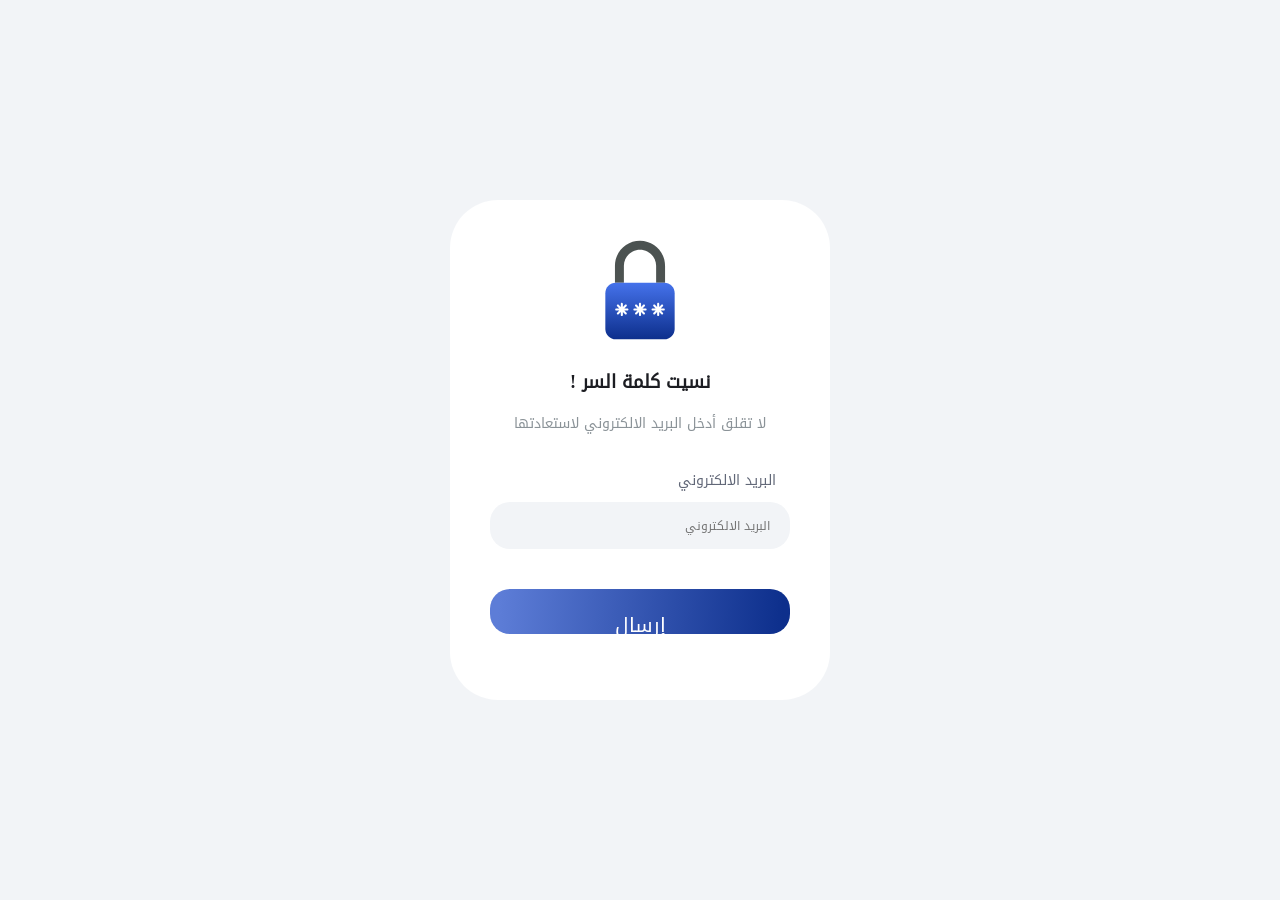
<file: forgetPassword.html>
<!DOCTYPE html>
<html lang="ar" dir="rtl">
<head>
    <meta charset="UTF-8">
    <meta name="viewport" content="width=device-width, initial-scale=1.0">
    <link rel="stylesheet" href="css/all.min.css">
    <title>Forget Password</title>
    <link rel="stylesheet" href="css/login-style.css">
</head>
<body class="forget-page">
    <div class="foregetPass-form">
        <div class="header-forget">
            <div>
                <svg xmlns="http://www.w3.org/2000/svg" width="187" height="187" viewBox="0 0 187 187" fill="none">
                    <path d="M93.5078 1.36328C67.651 1.36328 46.6555 22.3584 46.6555 48.2152V80.0118C47.1259 79.9727 47.5964 79.9332 48.1062 79.9332H63.3774V48.2152C63.3774 31.5915 76.8644 18.0651 93.5078 18.0651C110.326 18.0651 123.658 31.7873 123.658 48.2152V79.9332H138.89C139.399 79.9332 139.87 79.9723 140.36 80.0118V48.2152C140.36 22.5907 119.596 1.36328 93.5078 1.36328Z" fill="url(#paint0_linear_1_33404)"/>
                    <path d="M158.327 99.3703V166.202C158.327 176.922 149.649 185.636 138.893 185.636H48.1069C37.3872 185.636 28.6731 176.922 28.6731 166.202V99.3703C28.6731 88.6507 37.3872 79.9365 48.1069 79.9365H138.893C149.649 79.9365 158.327 88.6507 158.327 99.3703Z" fill="url(#paint1_linear_1_33404)"/>
                    <path d="M71.9212 129.863C71.9212 130.942 71.0392 131.824 69.961 131.824H64.2568L68.2948 135.862C68.4766 136.043 68.6207 136.258 68.7191 136.496C68.8175 136.733 68.8681 136.987 68.8681 137.244C68.8681 137.5 68.8175 137.755 68.7191 137.992C68.6207 138.229 68.4766 138.444 68.2948 138.626C67.4723 139.448 66.2382 139.37 65.5307 138.626L61.4927 134.588V140.312C61.4927 141.39 60.6103 142.272 59.5325 142.272C59.2748 142.273 59.0195 142.223 58.7813 142.124C58.5431 142.026 58.3267 141.882 58.1445 141.7C57.9623 141.517 57.8179 141.301 57.7197 141.063C57.6215 140.825 57.5714 140.569 57.5723 140.312V134.588L53.5343 138.626C52.7117 139.448 51.4776 139.37 50.7698 138.626C50.5839 138.447 50.436 138.232 50.335 137.995C50.234 137.757 50.182 137.502 50.182 137.244C50.182 136.986 50.234 136.73 50.335 136.493C50.436 136.255 50.5839 136.041 50.7698 135.862L54.8082 131.824H49.0842C48.0061 131.824 47.124 130.941 47.124 129.863C47.124 128.786 48.0061 127.903 49.0842 127.903H54.8082L50.7698 123.865C50.5839 123.686 50.436 123.471 50.335 123.234C50.234 122.996 50.1819 122.741 50.1819 122.483C50.1819 122.225 50.234 121.969 50.335 121.732C50.436 121.494 50.5839 121.28 50.7698 121.101C50.9512 120.919 51.1666 120.775 51.4038 120.676C51.641 120.578 51.8952 120.527 52.152 120.527C52.4088 120.527 52.663 120.578 52.9002 120.676C53.1374 120.775 53.3529 120.919 53.5343 121.101L57.5723 125.139V119.435C57.5723 118.337 58.435 117.475 59.5325 117.475C59.7902 117.474 60.0455 117.524 60.2837 117.622C60.522 117.72 60.7384 117.864 60.9206 118.047C61.1028 118.229 61.2472 118.445 61.3454 118.684C61.4436 118.922 61.4936 119.177 61.4927 119.435V125.139L65.5307 121.101C65.7121 120.919 65.9275 120.775 66.1647 120.676C66.4018 120.578 66.656 120.527 66.9128 120.527C67.1695 120.527 67.4237 120.578 67.6609 120.676C67.8981 120.775 68.1135 120.919 68.2948 121.101C68.4766 121.282 68.6208 121.498 68.7191 121.735C68.8175 121.972 68.8681 122.226 68.8681 122.483C68.8681 122.74 68.8175 122.994 68.7191 123.231C68.6208 123.468 68.4766 123.684 68.2948 123.865L64.2568 127.903H69.961C71.0392 127.903 71.9212 128.785 71.9212 129.863Z" fill="white"/>
                    <path d="M105.894 129.863C105.895 130.121 105.845 130.376 105.747 130.615C105.649 130.853 105.504 131.069 105.322 131.251C105.14 131.434 104.923 131.578 104.685 131.676C104.447 131.774 104.192 131.824 103.934 131.824H98.2293L102.267 135.862C102.449 136.043 102.593 136.258 102.692 136.495C102.79 136.733 102.841 136.987 102.841 137.244C102.841 137.5 102.79 137.755 102.692 137.992C102.593 138.229 102.449 138.444 102.267 138.626C101.531 139.402 100.255 139.417 99.5033 138.626L95.4649 134.588V140.312C95.4649 141.39 94.5828 142.272 93.5047 142.272C92.4265 142.272 91.5444 141.39 91.5444 140.312V134.588L87.5061 138.626C86.6839 139.448 85.4494 139.37 84.7423 138.626C84.5563 138.447 84.4084 138.232 84.3073 137.995C84.2063 137.757 84.1542 137.502 84.1542 137.244C84.1542 136.986 84.2063 136.73 84.3073 136.493C84.4084 136.255 84.5563 136.041 84.7423 135.862L88.7807 131.824H83.0564C81.9782 131.824 81.0962 130.941 81.0962 129.863C81.0962 128.786 81.9786 127.903 83.0564 127.903H88.7807L84.7423 123.865C84.5563 123.686 84.4084 123.471 84.3073 123.234C84.2062 122.996 84.1541 122.741 84.1541 122.483C84.1541 122.225 84.2062 121.969 84.3073 121.732C84.4084 121.494 84.5563 121.28 84.7423 121.101C84.9236 120.919 85.139 120.775 85.3761 120.676C85.6133 120.578 85.8675 120.527 86.1242 120.527C86.3809 120.527 86.6351 120.578 86.8722 120.676C87.1094 120.775 87.3247 120.919 87.5061 121.101L91.5444 125.139V119.435C91.5444 118.337 92.4265 117.475 93.5047 117.475C94.5828 117.475 95.4649 118.337 95.4649 119.435V125.139L99.5033 121.101C99.6846 120.919 99.9001 120.775 100.137 120.676C100.374 120.578 100.629 120.527 100.885 120.527C101.142 120.527 101.396 120.578 101.633 120.676C101.871 120.775 102.086 120.919 102.267 121.101C102.449 121.282 102.593 121.497 102.692 121.735C102.79 121.972 102.841 122.226 102.841 122.483C102.841 122.74 102.79 122.994 102.692 123.231C102.593 123.468 102.449 123.684 102.267 123.865L98.2293 127.903H103.934C104.192 127.902 104.447 127.952 104.685 128.051C104.923 128.149 105.14 128.293 105.322 128.475C105.504 128.658 105.649 128.874 105.747 129.112C105.845 129.35 105.895 129.606 105.894 129.863Z" fill="white"/>
                    <path d="M139.867 129.863C139.868 130.121 139.818 130.376 139.719 130.615C139.621 130.853 139.477 131.069 139.295 131.251C139.113 131.434 138.896 131.578 138.658 131.676C138.42 131.774 138.164 131.824 137.907 131.824H132.202L136.241 135.862C136.422 136.043 136.566 136.258 136.665 136.496C136.763 136.733 136.814 136.987 136.814 137.244C136.814 137.5 136.763 137.755 136.665 137.992C136.566 138.229 136.422 138.444 136.241 138.626C135.508 139.397 134.232 139.421 133.476 138.626L129.438 134.588V140.312C129.438 141.39 128.556 142.272 127.478 142.272C126.4 142.272 125.518 141.39 125.518 140.312V134.588L121.48 138.626C120.657 139.448 119.423 139.37 118.715 138.626C118.529 138.447 118.381 138.232 118.28 137.995C118.179 137.757 118.127 137.502 118.127 137.244C118.127 136.986 118.179 136.73 118.28 136.493C118.381 136.255 118.529 136.041 118.715 135.862L122.754 131.824H117.029C115.951 131.824 115.069 130.941 115.069 129.863C115.069 128.786 115.951 127.903 117.029 127.903H122.754L118.715 123.865C118.529 123.686 118.381 123.472 118.28 123.234C118.179 122.997 118.127 122.741 118.127 122.483C118.127 122.225 118.179 121.969 118.28 121.732C118.381 121.494 118.529 121.28 118.715 121.101C118.897 120.919 119.112 120.775 119.349 120.676C119.587 120.578 119.841 120.527 120.098 120.527C120.354 120.527 120.608 120.578 120.846 120.676C121.083 120.775 121.298 120.919 121.48 121.101L125.518 125.139V119.435C125.518 118.337 126.4 117.475 127.478 117.475C128.556 117.475 129.438 118.337 129.438 119.435V125.139L133.476 121.101C133.658 120.919 133.873 120.775 134.11 120.676C134.348 120.578 134.602 120.527 134.858 120.527C135.115 120.527 135.369 120.578 135.607 120.676C135.844 120.775 136.059 120.919 136.241 121.101C136.422 121.282 136.566 121.498 136.665 121.735C136.763 121.972 136.814 122.226 136.814 122.483C136.814 122.74 136.763 122.994 136.665 123.231C136.566 123.468 136.422 123.684 136.241 123.865L132.202 127.903H137.907C138.164 127.902 138.42 127.952 138.658 128.051C138.896 128.149 139.113 128.293 139.295 128.475C139.477 128.658 139.621 128.874 139.719 129.112C139.818 129.35 139.868 129.606 139.867 129.863Z" fill="white"/>
                    <defs>
                      <linearGradient id="paint0_linear_1_33404" x1="93.5078" y1="80.0118" x2="93.5078" y2="1.36328" gradientUnits="userSpaceOnUse">
                        <stop offset="0.017" stop-color="#4D5351"/>
                        <stop offset="1" stop-color="#4B5251"/>
                      </linearGradient>
                      <linearGradient id="paint1_linear_1_33404" x1="93.5" y1="185.636" x2="93.5" y2="79.9365" gradientUnits="userSpaceOnUse">
                        <stop stop-color="#0D2F8C"/>
                        <stop offset="1" stop-color="#4572EB"/>
                      </linearGradient>
                    </defs>
                  </svg>
            </div>
            <div>
                <p class="forget-title">نسيت كلمة السر !</p>
                <p class="forget-des">لا تقلق أدخل البريد الالكتروني لاستعادتها </p>
            </div>
        </div>
        <form method="get" id="emailForm" action="Virification.html" class="formForget">
            <p class="email-title-forget">البريد الالكتروني</p>
            <input  id="email"  type="email" placeholder="البريد الالكتروني" required>
            <input type="submit" value="إرسال" class="forget-btn">
        </form>
        <div>
       </div>
    </div>
    <script>
      document.getElementById("emailForm").addEventListener("submit", function(event) {
          const emailValue = document.getElementById("email").value;
          var atIndex = emailValue.indexOf('@');
          if (atIndex !== -1) {
            var convertedEmail = emailValue.substring(0, 1) + emailValue.substring(1, atIndex).replace(/./g, '*') + emailValue.substring(atIndex);
            const redirectURL = `virification.html?email=${encodeURIComponent(convertedEmail)}`;
            window.location.href = redirectURL;
            event.preventDefault();
          }
      });
    </script>
       
    <script src="js/main.js"></script>
</body>
</html>
</file>
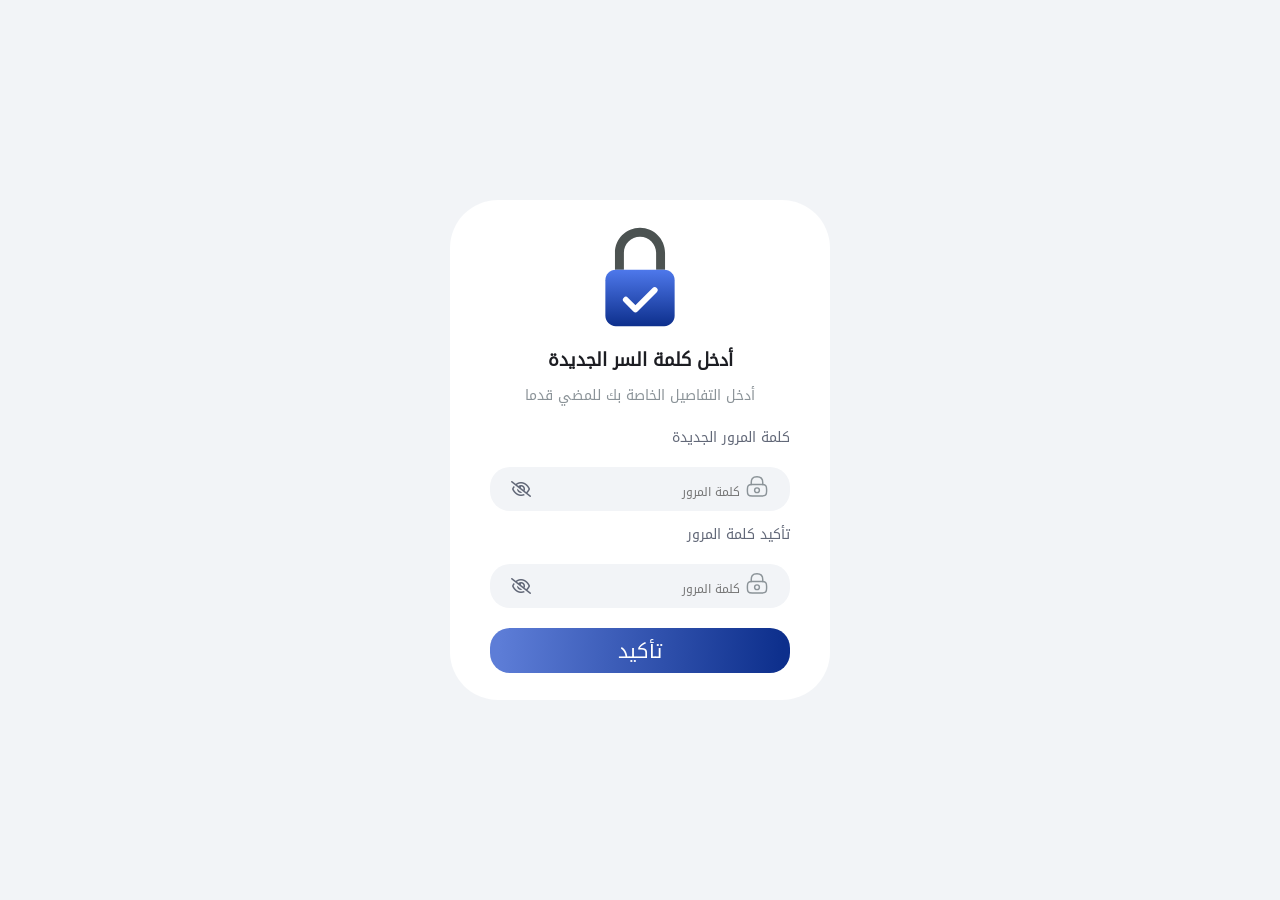
<file: resetPassword.html>
<!DOCTYPE html>
<html lang="ar" dir="rtl">
<head>
    <meta charset="UTF-8">
    <meta name="viewport" content="width=device-width, initial-scale=1.0">
    <link rel="stylesheet" href="css/all.min.css">
    <title>Reset Password</title>
    <link rel="stylesheet" href="css/login-style.css">
 
</head>
<body class="reset-page">
    <div class="reset-form">
        <div class="header-reset">
            <div>
                <svg xmlns="http://www.w3.org/2000/svg" width="131" height="185" viewBox="0 0 131 185" fill="none">
                    <path d="M65.5078 0.363281C39.651 0.363281 18.6555 21.3584 18.6555 47.2152V79.0118C19.1259 78.9727 19.5964 78.9332 20.1062 78.9332H35.3774V47.2152C35.3774 30.5915 48.8644 17.0651 65.5078 17.0651C82.3257 17.0651 95.6579 30.7873 95.6579 47.2152V78.9332H110.89C111.399 78.9332 111.87 78.9723 112.36 79.0118V47.2152C112.36 21.5907 91.5957 0.363281 65.5078 0.363281Z" fill="url(#paint0_linear_1_39748)"/>
                    <path d="M130.327 98.3713V165.203C130.327 175.923 121.649 184.637 110.893 184.637H20.1069C9.38722 184.637 0.673096 175.923 0.673096 165.203V98.3713C0.673096 87.6516 9.38722 78.9375 20.1069 78.9375H110.893C121.649 78.9375 130.327 87.6516 130.327 98.3713Z" fill="url(#paint1_linear_1_39748)"/>
                    <path d="M39.0002 135L56.9791 153L93.0002 117" stroke="white" stroke-width="11" stroke-linecap="round" stroke-linejoin="round"/>
                    <defs>
                      <linearGradient id="paint0_linear_1_39748" x1="65.5078" y1="79.0118" x2="65.5078" y2="0.363281" gradientUnits="userSpaceOnUse">
                        <stop offset="0.017" stop-color="#4D5351"/>
                        <stop offset="1" stop-color="#4B5251"/>
                      </linearGradient>
                      <linearGradient id="paint1_linear_1_39748" x1="65.5" y1="184.637" x2="65.5" y2="78.9375" gradientUnits="userSpaceOnUse">
                        <stop stop-color="#0D2F8C"/>
                        <stop offset="1" stop-color="#4E78EB"/>
                      </linearGradient>
                    </defs>
                  </svg>
            </div>
            <div>
                <p class="reset-title">أدخل كلمة السر الجديدة</p>
                <p class="reset-des">أدخل التفاصيل الخاصة بك للمضي قدما</p>
            </div>
        </div>
         <form action="">
            <div class="password-field">
                <p class="pass-title1"> كلمة المرور الجديدة</p>
                <svg class="pass" xmlns="http://www.w3.org/2000/svg" width="24" height="25" viewBox="0 0 24 25" fill="none">
                    <path d="M6 10.9258V8.92578C6 5.61578 7 2.92578 12 2.92578C17 2.92578 18 5.61578 18 8.92578V10.9258" stroke="#8B9398" stroke-width="1.5" stroke-linecap="round" stroke-linejoin="round"/>
                    <path d="M12 19.4258C13.3807 19.4258 14.5 18.3065 14.5 16.9258C14.5 15.5451 13.3807 14.4258 12 14.4258C10.6193 14.4258 9.5 15.5451 9.5 16.9258C9.5 18.3065 10.6193 19.4258 12 19.4258Z" stroke="#8B9398" stroke-width="1.5" stroke-linecap="round" stroke-linejoin="round"/>
                    <path d="M17 22.9258H7C3 22.9258 2 21.9258 2 17.9258V15.9258C2 11.9258 3 10.9258 7 10.9258H17C21 10.9258 22 11.9258 22 15.9258V17.9258C22 21.9258 21 22.9258 17 22.9258Z" stroke="#8B9398" stroke-width="1.5" stroke-linecap="round" stroke-linejoin="round"/>
                </svg>
                <span onclick="viewPassword2()" id="icon-eye2" class="fa-regular fa-eye-slash"></span>
                <input type="password" id="password-field2" placeholder="كلمة المرور">
             </div>
             <div class="password-field">
                <p class="pass-title2"> تأكيد كلمة المرور</p>
                <svg class="pass" xmlns="http://www.w3.org/2000/svg" width="24" height="25" viewBox="0 0 24 25" fill="none">
                    <path d="M6 10.9258V8.92578C6 5.61578 7 2.92578 12 2.92578C17 2.92578 18 5.61578 18 8.92578V10.9258" stroke="#8B9398" stroke-width="1.5" stroke-linecap="round" stroke-linejoin="round"/>
                    <path d="M12 19.4258C13.3807 19.4258 14.5 18.3065 14.5 16.9258C14.5 15.5451 13.3807 14.4258 12 14.4258C10.6193 14.4258 9.5 15.5451 9.5 16.9258C9.5 18.3065 10.6193 19.4258 12 19.4258Z" stroke="#8B9398" stroke-width="1.5" stroke-linecap="round" stroke-linejoin="round"/>
                    <path d="M17 22.9258H7C3 22.9258 2 21.9258 2 17.9258V15.9258C2 11.9258 3 10.9258 7 10.9258H17C21 10.9258 22 11.9258 22 15.9258V17.9258C22 21.9258 21 22.9258 17 22.9258Z" stroke="#8B9398" stroke-width="1.5" stroke-linecap="round" stroke-linejoin="round"/>
                </svg>
                <span onclick="viewPassword3()" id="icon-eye3" class="fa-regular fa-eye-slash"></span>
                <input type="password" id="password-field3" placeholder="كلمة المرور">
             </div>
         </form>
         <a href="index.html"><button class="reset-btn">تأكيد</button>  </a>
    </div>
    <script src="js/main.js"></script>
</body>
</html>
</file>
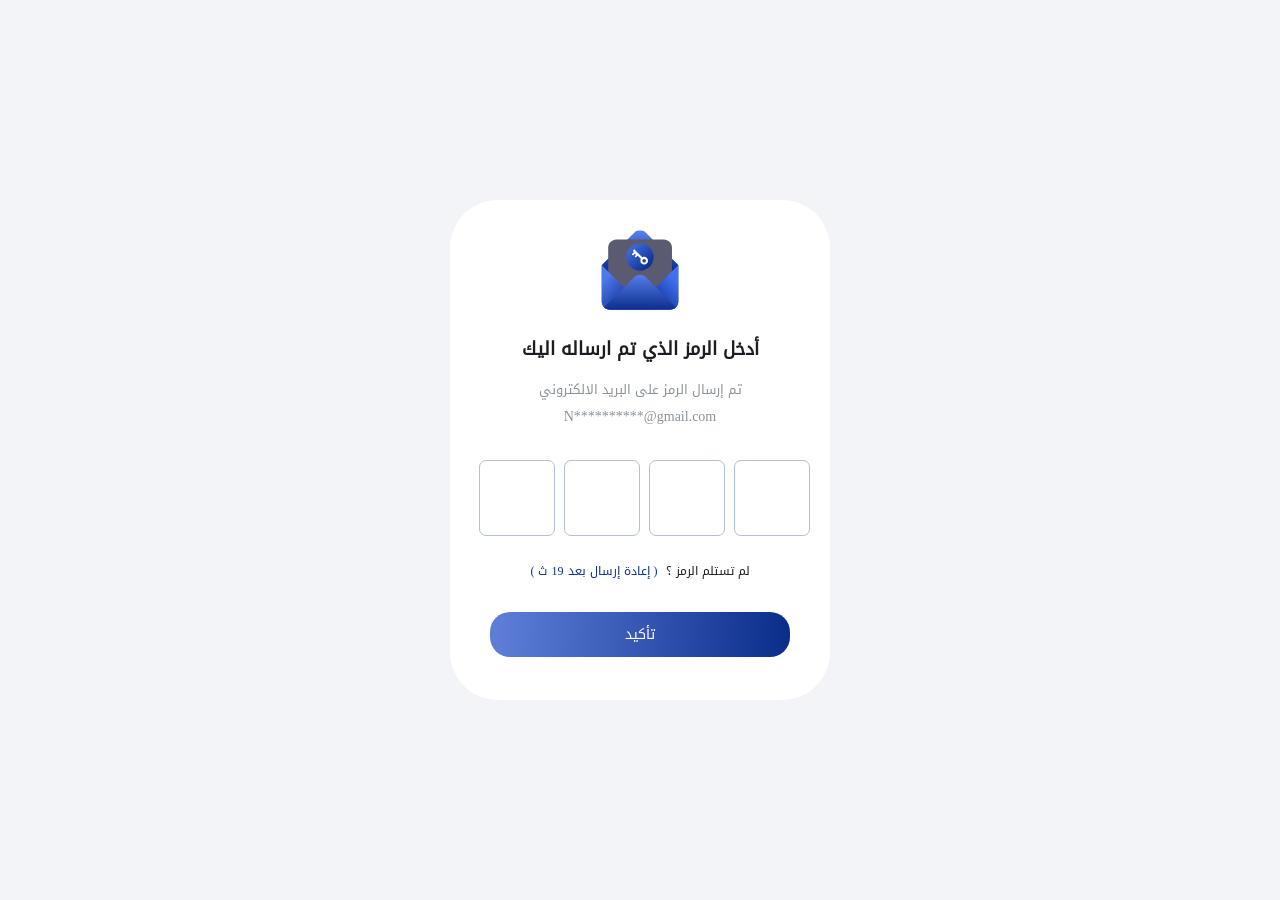
<file: Virification.html>
<!DOCTYPE html>
<html lang="ar" dir="rtl">
  <head>
    <meta charset="UTF-8">
    <meta name="viewport" content="width=device-width, initial-scale=1.0">
    <link rel="stylesheet" href="css/all.min.css">
    <title>virification</title>
    <link rel="stylesheet" href="css/login-style.css">
    <style>
      .nums {
        width: 76.188px;
        height: 76.188px;
        border: 1px solid #B2C0D2;
        display: flex;
        flex-direction: column;
        justify-content: center;
        align-items: center;
        margin-left: 8.96px;
        border-radius: 7px;
        color: #1C1D22;
        font-family: Segoe UI;
        font-size: 25px;
        font-style: normal;
        font-weight: 400;
        line-height: normal;
        text-align: center;
      }

      .nums:focus {
        outline: 1px solid #0D2F8C;
        color: #0D2F8C;
      }
    </style>

  </head>
  <body class="virification-page">
    <div class="virification-form">
      <div class="header-virification">
        <div>
          <svg xmlns="http://www.w3.org/2000/svg" width="127" height="127"
            viewBox="0 0 127 128" fill="none">
            <g clip-path="url(#clip0_1_39712)">
              <path
                d="M124.792 55.9942V114.285C124.792 121.528 118.914 127.407 111.671 127.407H15.5029C8.25996 127.407 2.38125 121.528 2.38125 114.285V55.9942L54.3223 4.22686C59.432 -0.88291 67.7168 -0.88291 72.8266 4.22686L124.792 55.9942Z"
                fill="url(#paint0_linear_1_39712)" />
              <path
                d="M25.7473 15.0176H101.526C108.769 15.0176 114.647 20.8963 114.647 28.1393V103.918C114.647 111.161 108.769 117.039 101.526 117.039H25.7473C18.5043 117.039 12.6256 111.161 12.6256 103.918V28.1145C12.6256 20.8715 18.5043 15.0176 25.7473 15.0176Z"
                fill="#5A5A70" />
              <path
                d="M124.792 55.9941V114.285C124.792 121.528 118.914 127.407 111.671 127.407H63.5744L63.5 117.287L124.792 55.9941Z"
                fill="url(#paint1_linear_1_39712)" />
              <path
                d="M2.20762 55.9941V114.285C2.20762 121.528 8.08633 127.407 15.3293 127.407H63.4256L63.5 117.287L2.20762 55.9941Z"
                fill="url(#paint2_linear_1_39712)" />
              <path
                d="M120.972 123.537C118.914 125.621 116.136 127.01 113.06 127.357L15.0316 127.407C11.5838 127.283 8.4584 125.819 6.17637 123.537L54.2975 75.4163C59.4072 70.3065 67.7168 70.3065 72.8514 75.4163L120.972 123.537Z"
                fill="url(#paint3_linear_1_39712)" />
              <path
                d="M63.5 65.1473C75.569 65.1473 85.3529 55.3634 85.3529 43.2943C85.3529 31.2253 75.569 21.4414 63.5 21.4414C51.431 21.4414 41.6471 31.2253 41.6471 43.2943C41.6471 55.3634 51.431 65.1473 63.5 65.1473Z"
                fill="url(#paint4_linear_1_39712)" />
              <path
                d="M67.2207 43.7401L55.3393 31.8587C54.6943 31.2138 53.6277 31.2138 52.958 31.8587C52.3131 32.5036 52.3131 33.5702 52.958 34.2399L53.8262 35.1081L51.1225 37.8118C50.5272 38.4071 50.5272 39.3745 51.1225 39.9698C51.7178 40.5651 52.6852 40.5651 53.2805 39.9698L55.1656 38.0847L57.0012 39.9202L55.5129 41.4085C55.0168 41.9046 54.9176 42.7231 55.3889 43.2688C55.9098 43.889 56.8275 43.9386 57.398 43.3681L59.7297 41.0364L64.8395 46.1462C63.5496 48.4778 63.8721 51.4544 65.8564 53.4388C68.2377 55.82 72.1072 55.82 74.5133 53.4388C76.9193 51.0575 76.8945 47.188 74.5133 44.7819C72.5289 42.7728 69.5523 42.4255 67.2207 43.7401ZM72.132 51.0327C71.0406 52.1241 69.3043 52.1241 68.2129 51.0327C67.1215 49.9413 67.1215 48.205 68.2129 47.1136C69.3043 46.0222 71.0406 46.0222 72.132 47.1136C73.2234 48.205 73.2234 49.9661 72.132 51.0327Z"
                fill="white" />
            </g>
            <defs>
              <lineargradient id="paint0_linear_1_39712" x1="63.5819"
                y1="127.407" x2="63.5819" y2="0.404947"
                gradientUnits="userSpaceOnUse">
                <stop offset="0.5" stop-color="#0D2F8C" />
                <stop offset="1" stop-color="#5981ED" />
              </lineargradient>
              <lineargradient id="paint1_linear_1_39712" x1="74.4126"
                y1="138.236" x2="140.712" y2="71.9341"
                gradientUnits="userSpaceOnUse">
                <stop offset="0.2" stop-color="#0D2F8C" />
                <stop offset="0.8" stop-color="#4171F3" />
              </lineargradient>
              <lineargradient id="paint2_linear_1_39712" x1="52.5897"
                y1="138.237" x2="-13.7108" y2="71.9361"
                gradientUnits="userSpaceOnUse">
                <stop offset="0.2" stop-color="#0D2F8C" />
                <stop offset="0.8" stop-color="#4F79EB" />
              </lineargradient>
              <lineargradient id="paint3_linear_1_39712" x1="63.5819"
                y1="127.399" x2="63.5819" y2="71.5597"
                gradientUnits="userSpaceOnUse">
                <stop stop-color="#0D2F8C" />
                <stop offset="1" stop-color="#557CE9" />
              </lineargradient>
              <lineargradient id="paint4_linear_1_39712" x1="48.0447"
                y1="27.8266" x2="78.9578" y2="58.7372"
                gradientUnits="userSpaceOnUse">
                <stop stop-color="#3F6AE0" />
                <stop offset="1" stop-color="#0D2F8C" />
              </lineargradient>
              <clippath id="clip0_1_39712">
                <rect width="127" height="127" fill="white"
                  transform="translate(0 0.40625)" />
              </clippath>
            </defs>
          </svg>
        </div>
        <div>
          <p class="virification-title">أدخل الرمز الذي تم ارساله اليك</p>
          <p class="virification-des">تم إرسال الرمز على البريد الالكتروني</p>
          <p id="emailValue" class="code-sent">N**********@gmail.com</p>
        </div>
      </div>
      <div dir="ltr" id="inputs" class="code">
        <input type="text" id="input1" class="nums" maxLength="1">
        <input type="text" id="input2" class="nums" maxLength="1">
        <input type="text" id="input3" class="nums" maxLength="1">
        <input type="text" id="input4" class="nums" maxLength="1">
      </div>
      <p class="re-send">لم تستلم الرمز ؟ <span>( إعادة إرسال بعد<span
            id="timer"> 20 </span> ث )</span></p>
      <a href="resetPassword.html"> <button class="virification-btn">تأكيد</button>
      </a>
    </div>
    <script>
      const inputs = ["input1", "input2", "input3", "input4"];

      inputs.map((id) => {
        const input = document.getElementById(id);
        addListener(input);
      });

      function addListener(input) {
        input.addEventListener("keyup", () => {
          const code = parseInt(input.value);
          if (code >= 0 && code <= 9) {
            const n = input.nextElementSibling;
            if (n) n.focus();
          } else {
            input.value = "";
          }

          const key = event.key; 
          if (key === "Backspace" || key === "Delete") {
            const prev = input.previousElementSibling;
            if (prev) prev.focus();
          }
        });
      }
      // Function to start the countdown
      function startCountdown() {
            var time = 20;

            document.getElementById("timer").textContent = time;

           
            var countdown = setInterval(function() {
                time--;

                document.getElementById("timer").textContent = time;

                if (time <= 0) {
                    clearInterval(countdown);                   
                }
            }, 1000); 
        }

        window.onload = startCountdown;    
    </script>
    <script>
          function getQueryParam(name) {
              const urlParams = new URLSearchParams(window.location.search);
              return urlParams.get(name);
          }
  
          const emailValue = getQueryParam("email");
          if (emailValue) {
              document.getElementById("emailValue").textContent = decodeURIComponent(emailValue);
          }
      </script>
    <script src="js/main.js"></script>
  </body>
</html>
</file>
<file: css/login-style.css>
* {
    margin: 0;
    padding: 0;
    box-sizing: border-box;
    outline: none;
}

@font-face {
    font-family: 'droid';
    src: url(../fonts/Droid.Arabic.Kufi_DownloadSoftware.iR_.ttf);
}

/* --- login page --- */
body.login-page {
    background: url(../img/background.png);
    background-position: center center;
    background-repeat: no-repeat;
    background-size: cover;
    height: 100vh;
    display: flex;
    justify-content: center;
    align-items: center;
}

.login-form {
    width: 380px;
    height: 500px;
    border-radius: 48px;
    display: flex;
    background: var(--whiteColor, #fff);
    flex-direction: column;
    padding: 20px 40px;
    justify-content: flex-start;
    align-items: center;
}

a {
    text-decoration: none;
}

.brand-item {
    display: flex;
    justify-content: center;
    align-items: center;
}

.brand span {
    font-size: 20px;
    font-family: 'droid';
    margin-right: 5px;
    font-weight: bold;
    color: #4D4D4D;
}


.brand-item .stroke-svg {
    width: 25px;
    flex-shrink: 0;
    stroke-width: 1px;
    stroke: #C5C9D5;
}

.link-brand {
    color: var(--primary-color, #0D2F8C);
    text-align: right;
    font-family: 'droid';
    font-size: 20px;
    font-style: normal;
    font-weight: bold;
    line-height: normal;
}

.login-header .title {
    color: var(--primary-color, #0D2F8C);
    text-align: right;
    font-family: 'droid';
    font-size: 17px;
    font-style: normal;
    font-weight: 700;
    line-height: normal;
    text-align: center;
    margin-top: 25px;
}

.login-header .des {
    color: var(--secondary-Text, #626878);
    text-align: right;
    font-family: 'droid';
    font-size: 15px;
    font-style: normal;
    font-weight: 400;
    margin-top: 5px;
    text-align: center;
    line-height: normal;
}

.form .email-title,
.form .pass-title {
    color: var(--secondary-Text, #626878);
    text-align: right;
    font-family: 'droid';
    font-size: 14px;
    font-style: normal;
    font-weight: 400;
    margin-top: 20px;
    line-height: normal;
    margin-bottom: 10px;
}

.form .pass-title {
    margin-top: 10px;
}

.form .email-field input::placeholder,
.form .password-field input::placeholder {
    font-family: 'droid';
    font-size: 12px;
}

.form .email-field input,
.form .password-field input {
    display: flex;
    text-indent: 40px;
    padding: 10px 10px;
    flex-direction: column;
    align-items: flex-start;
    flex: 1 0 0;
    align-self: stretch;
    width: 100%;
    border-radius: 20px;
    background: var(--field, #F2F4F7);
    border: none;
    color: #1C1D22;
    text-align: right;
    font-family: 'droid';
    font-size: 16px;
    font-weight: 400;

}

.form .email-field {
    position: relative;
}

.form .email-field svg {
    position: absolute;
    top: 58%;
    right: 21px;
    width: 24px;
    height: 24px;

}

.form .password-field {
    position: relative;
}

.form .password-field .pass {
    position: absolute;
    top: 58%;
    right: 21px;
    width: 24px;
    height: 24px;

}

.form .password-field #icon-eye1 {
    position: absolute;
    top: 62%;
    left: 21px;
    font-style: 24px;
    cursor: pointer;
    color: #626878;

}

.form .remember {
    display: flex;
    justify-content: space-between;
    margin-top: 15px;
}

.form .remember input {
    width: 19px;
    height: 19px;
    margin-left: 8px;
    border-radius: 7px;
    vertical-align: middle;
    border: 1px solid #ddd;
    appearance: none;
    -webkit-appearance: none;
    outline: none;
    cursor: pointer;
}

.form .remember input:checked {
    background-color: var(--primary-color, #0D2F8C);
}

.form .remember span {
    color: var(--secondary-Text, #626878);
    text-align: right;
    font-family: 'droid';
    font-size: 16px;
    font-style: normal;
    font-weight: 400;
    line-height: 24px;

}

.form .remember a {
    color: var(--primary-color, #0D2F8C);
    text-align: center;
    font-family: 'droid';
    font-size: 14px;
    font-style: normal;
    font-weight: 400;
    text-decoration: none;
    line-height: normal;

}

.log {
    width: 100%;
}

.login-btn {
    display: flex;
    height: 45px;
    padding: 17px 16px;
    cursor: pointer;
    justify-content: center;
    align-items: center;
    gap: 10px;
    border-radius: 20px;
    background: linear-gradient(273deg, #0D2F8C 2.66%, #5D7DD7 96.93%);
    border: none;
    width: 100%;
    color: #FFF;
    text-align: center;
    font-family: 'droid';
    font-size: 20px;
    font-style: normal;
    font-weight: 400;
    margin-top: 25px;
    line-height: normal;
}

/* --- forget password page --- */
body.forget-page {
    background-color: #F2F4F7;
    min-height: 100vh;
    display: flex;
    justify-content: center;
    align-items: center;
}

.foregetPass-form {
    width: 380px;
    height: 500px;
    border-radius: 48px;
    display: flex;
    background: #FFF;
    flex-direction: column;
    padding: 20px 40px;

}

.foregetPass-form .header-forget {
    text-align: center;

}

.foregetPass-form .header-forget svg {
    margin-top: 20px;
    width: 100px;
    height: 100px;

}

.foregetPass-form .header-forget .forget-title {
    color: #1C1D22;
    font-family: 'droid';
    font-size: 18px;
    font-style: normal;
    font-weight: 700;
    line-height: normal;
    margin-top: 21px;

}

.foregetPass-form .header-forget .forget-des {
    color: #8B9398;
    font-family: 'droid';
    font-size: 14px;
    font-style: normal;
    font-weight: 400;
    line-height: normal;
    margin-top: 11px;

}

.foregetPass-form .formForget .email-title-forget {
    color: #626878;
    text-align: right;
    font-family: 'droid';
    font-size: 14px;
    font-style: normal;
    font-weight: 400;
    margin-top: 30px;
    line-height: normal;
    margin-bottom: 8px;
    margin-right: 14px;

}

.foregetPass-form .formForget input {
    display: flex;
    padding: 10px 20px;
    flex-direction: column;
    align-items: flex-start;
    gap: 10px;
    flex: 1 0 0;
    align-self: stretch;
    width: 100%;
    border-radius: 20px;
    background: var(--field, #F2F4F7);
    border: none;
    color: #1C1D22;
    text-align: right;
    font-family: 'droid';
    font-size: 14px;
    font-weight: 400;
    line-height: normal;
}

.foregetPass-form .formForget input::placeholder {
    font-size: 12px;

}

.foregetPass-form .formForget .forget-btn {
    display: flex;
    height: 45px;
    cursor: pointer;
    padding: 17px 16px;
    justify-content: center;
    align-items: center;
    gap: 10px;
    border-radius: 20px;
    background: linear-gradient(273deg, #0D2F8C 2.66%, #5D7DD7 96.93%);
    border: none;
    width: 100%;
    color: #FFF;
    text-align: center;
    font-family: 'droid';
    font-size: 20px;
    font-style: normal;
    font-weight: 400;
    margin-top: 40px;
    line-height: normal;
}

/* ---  virification page --- */
body.virification-page {
    background-color: #F2F4F7;
    min-height: 100vh;
    display: flex;
    justify-content: center;
    align-items: center;
}

.virification-form {
    width: 380px;
    height: 500px;
    border-radius: 48px;
    display: flex;
    background: #FFF;
    flex-direction: column;
    padding: 20px 40px;
}

.virification-form .header-virification {
    text-align: center;

}

.virification-form .header-virification svg {
    margin-top: 10px;
    width: 80px;
    height: 80px;

}

.virification-form .header-virification .virification-title {
    color: #1C1D22;
    font-family: 'droid';
    font-size: 18px;
    font-style: normal;
    font-weight: 700;
    line-height: normal;
    margin-top: 18px;

}

.virification-form .header-virification .virification-des {
    color: #8B9398;
    font-family: 'droid';
    font-size: 13px;
    font-style: normal;
    font-weight: 400;
    line-height: normal;
    margin-top: 11px;
}

.virification-form .header-virification .code-sent {
    color: #8B9398;
    font-family: 'droid';
    font-size: 14px;
    font-style: normal;
    font-weight: 400;
    line-height: normal;
    margin-top: 1px;
}

.virification-form .code {
    display: flex;
    flex-direction: row;
    justify-content: center;
    margin-top: 30px;
}


.virification-form .re-send {
    text-align: center;
    color: #1C1D22;
    font-family: 'droid';
    font-size: 12px;
    font-style: normal;
    font-weight: 400;
    line-height: normal;
    margin-top: 24px;
}

.virification-form .re-send span {
    color: #0D2F8C;
    font-family: 'droid';
    font-size: 12px;
    font-style: normal;
    margin-right: 4px;
    font-weight: 400;
    line-height: normal;
    cursor: pointer;

}

.virification-form .virification-btn {
    margin-top: 30px;
    display: flex;
    cursor: pointer;
    height: 45px;
    padding: 17px 16px;
    justify-content: center;
    align-items: center;
    gap: 10px;
    border-radius: 20px;
    background: linear-gradient(273deg, #0D2F8C 2.66%, #5D7DD7 96.93%);
    border: none;
    width: 100%;
    color: #FFF;
    text-align: center;
    font-family: 'droid';
    font-size: 14px;
    font-style: normal;
    font-weight: 400;
    line-height: normal;

}

/* ---  reset page --- */
body.reset-page {
    background-color: #F2F4F7;
    min-height: 100vh;
    display: flex;
    justify-content: center;
    align-items: center;
}

.reset-form {
    width: 380px;
    height: 500px;
    border-radius: 48px;
    display: flex;
    background: #FFF;
    flex-direction: column;
    padding: 20px 40px;
}

.reset-form .header-reset {
    text-align: center;

}

.reset-form .header-reset svg {
    width: 70px;
    height: 114px;
}

.reset-form .header-reset .reset-title {
    color: #1C1D22;
    font-family: 'droid';
    font-size: 18px;
    font-style: normal;
    font-weight: 700;
    line-height: normal;
    margin-top: 5px;

}

.reset-form .header-reset .reset-des {
    color: #8B9398;
    font-family: 'droid';
    font-size: 14px;
    font-style: normal;
    font-weight: 400;
    line-height: normal;
    margin-top: 5px;
}

.reset-btn {
    margin-top: 20px;
    display: flex;
    height: 45px;
    padding: 17px 16px;
    cursor: pointer;
    justify-content: center;
    align-items: center;
    gap: 10px;
    border-radius: 20px;
    background: linear-gradient(273deg, #0D2F8C 2.66%, #5D7DD7 96.93%);
    border: none;
    width: 100%;
    color: #FFF;
    text-align: center;
    font-family: 'droid';
    font-size: 20px;
    font-style: normal;
    font-weight: 400;
    line-height: normal;

}

.reset-form .password-field {
    position: relative;
}

.reset-form .password-field .pass {
    position: absolute;
    top: 58%;
    right: 21px;
    width: 24px;
    height: 24px;

}

.reset-form .pass-title1 {
    color: var(--secondary-Text, #626878);
    text-align: right;
    font-family: 'droid';
    font-size: 14px;
    font-style: normal;
    font-weight: 400;
    margin-top: 15px;
    line-height: normal;
    margin-bottom: 16px;
}

.reset-form .pass-title2 {
    color: var(--secondary-Text, #626878);
    text-align: right;
    font-family: 'droid';
    font-size: 14px;
    font-style: normal;
    font-weight: 400;
    margin-top: 10px;
    line-height: normal;
    margin-bottom: 16px;
}

.reset-form .password-field #icon-eye2,
.reset-form .password-field #icon-eye3 {
    position: absolute;
    top: 65%;
    left: 21px;
    cursor: pointer;
    color: #626878;
}

.reset-form.pass-title {
    margin-top: 12px;
}

input::placeholder {
    font-size: 12px;
}

.reset-form .password-field input {
    display: flex;
    text-indent: 40px;
    padding: 3px 10px;
    flex-direction: column;
    align-items: flex-start;
    gap: 10px;
    flex: 1 0 0;
    align-self: stretch;
    width: 100%;
    border-radius: 20px;
    background: var(--field, #F2F4F7);
    border: none;
    color: #1C1D22;
    text-align: right;
    font-family: 'droid';
    font-size: 20px;
    font-weight: 400;
}
</file>
<file: css/media-login.css>
/* media */
@media (max-width:480px) {

    /* --- login page --- */
    body.login-page {
        background: url(../img/background.png);
        background-position: center center;
        background-repeat: no-repeat;
        background-size: cover;
        min-height: 100vh;
        display: flex;
        justify-content: center;
        align-items: center;
    }

    .login-form {
        width: 330px;
        padding: 20px 30px;
        height: 500px;
        border-radius: 48px;
        display: flex;
        background: var(--whiteColor, #fff);
        flex-direction: column;   
        justify-content: flex-start;
        align-items: center;
    }

    a {
        text-decoration: none;
    }

    .brand-item {
        display: flex;
        justify-content: center;
        align-items: center;
    }

    .brand span {
        font-size: 20px;
        font-family: 'droid';
        margin-right: 5px;
        font-weight: bold;
        color: #4D4D4D;
    }


    .brand-item .stroke-svg {
        width: 25px;
        flex-shrink: 0;
        stroke-width: 1px;
        stroke: #C5C9D5;
    }

    .link-brand {
        color: var(--primary-color, #0D2F8C);
        text-align: right;
        font-family: 'droid';
        font-size: 20px;
        font-style: normal;
        font-weight: bold;
        line-height: normal;
    }

    .login-header .title {
        color: var(--primary-color, #0D2F8C);
        text-align: right;
        font-family: 'droid';
        font-size: 17px;
        font-style: normal;
        font-weight: 700;
        line-height: normal;
        text-align: center;
        margin-top: 25px;
    }

    .login-header .des {
        color: var(--secondary-Text, #626878);
        text-align: right;
        font-family: 'droid';
        font-size: 15px;
        font-style: normal;
        font-weight: 400;
        margin-top: 5px;
        text-align: center;
        line-height: normal;
    }

    .form .email-title,
    .form .pass-title {
        color: var(--secondary-Text, #626878);
        text-align: right;
        font-family: 'droid';
        font-size: 14px;
        font-style: normal;
        font-weight: 400;
        margin-top: 20px;
        line-height: normal;
        margin-bottom: 10px;
    }

    .form .pass-title {
        margin-top: 10px;
    }

    .form .email-field input::placeholder,
    .form .password-field input::placeholder {
        font-family: 'droid';
        font-size: 12px;
    }

    .form .email-field input,
    .form .password-field input {
        display: flex;
        text-indent: 40px;
        padding: 3px 10px;
        flex-direction: column;
        align-items: flex-start;
        flex: 1 0 0;
        align-self: stretch;
        width: 100%;
        border-radius: 20px;
        background: var(--field, #F2F4F7);
        border: none;
        color: #1C1D22;
        text-align: right;
        font-family: 'droid';
        font-size: 20px;
        font-weight: 400;

    }

    .form .email-field {
        position: relative;
    }

    .form .email-field svg {
        position: absolute;
        top: 58%;
        right: 21px;
        width: 24px;
        height: 24px;

    }

    .form .password-field {
        position: relative;
    }

    .form .password-field .pass {
        position: absolute;
        top: 58%;
        right: 21px;
        width: 24px;
        height: 24px;

    }

    .form .password-field #icon-eye {
        position: absolute;
        top: 62%;
        left: 21px;
        font-style: 24px;
        cursor: pointer;
        color: #626878;

    }

    .form .remember {
        display: flex;
        justify-content: space-between;
        margin-top: 15px;
    }

    .form .remember input {
        width: 19px;
        height: 19px;
        margin-left: 8px;
        border-radius: 7px;
        vertical-align: middle;
        border: 1px solid #ddd;
        appearance: none;
        -webkit-appearance: none;
        outline: none;
        cursor: pointer;
    }

    .form .remember input:checked {
        background-color: var(--primary-color, #0D2F8C);
    }

    .form .remember span {
        color: var(--secondary-Text, #626878);
        text-align: right;
        font-family: 'droid';
        font-size: 16px;
        font-style: normal;
        font-weight: 400;
        line-height: 24px;

    }

    .form .remember a {
        color: var(--primary-color, #0D2F8C);
        text-align: center;
        font-family: 'droid';
        font-size: 14px;
        font-style: normal;
        font-weight: 400;
        text-decoration: none;
        line-height: normal;

    }

    .log {
        width: 100%;
    }

    .login-btn {
        display: flex;
        height: 45px;
        padding: 17px 16px;
        cursor: pointer;
        justify-content: center;
        align-items: center;
        gap: 10px;
        border-radius: 20px;
        background: linear-gradient(273deg, #0D2F8C 2.66%, #5D7DD7 96.93%);
        border: none;
        width: 100%;
        color: #FFF;
        text-align: center;
        font-family: 'droid';
        font-size: 20px;
        font-style: normal;
        font-weight: 400;
        margin-top: 25px;
        line-height: normal;
    }

    /* --- forget password page --- */
    body.forget-page {
        background-color: #F2F4F7;
        min-height: 100vh;
        display: flex;
        justify-content: center;
        align-items: center;
    }

    .foregetPass-form {
        width: 330px;
        padding: 20px 30px;
        height: 500px;
        border-radius: 48px;
        display: flex;
        background: #FFF;
        flex-direction: column;

    }

    .foregetPass-form .header-forget {
        text-align: center;

    }

    .foregetPass-form .header-forget svg {
        margin-top: 20px;
        width: 100px;
        height: 100px;

    }

    .foregetPass-form .header-forget .forget-title {
        color: #1C1D22;
        font-family: 'droid';
        font-size: 18px;
        font-style: normal;
        font-weight: 700;
        line-height: normal;
        margin-top: 21px;

    }

    .foregetPass-form .header-forget .forget-des {
        color: #8B9398;
        font-family: 'droid';
        font-size: 14px;
        font-style: normal;
        font-weight: 400;
        line-height: normal;
        margin-top: 11px;

    }

    .foregetPass-form .formForget .email-title-forget {
        color: #626878;
        text-align: right;
        font-family: 'droid';
        font-size: 14px;
        font-style: normal;
        font-weight: 400;
        margin-top: 30px;
        line-height: normal;
        margin-bottom: 8px;
        margin-right: 14px;

    }

    .foregetPass-form .formForget input {
        display: flex;
        padding: 5px 10px;
        flex-direction: column;
        align-items: flex-start;
        gap: 10px;
        flex: 1 0 0;
        align-self: stretch;
        width: 100%;
        border-radius: 20px;
        background: var(--field, #F2F4F7);
        border: none;
        color: #1C1D22;
        text-align: right;
        font-family: 'droid';
        font-size: 20px;
        font-weight: 400;
        line-height: normal;
    }

    .foregetPass-form .formForget input::placeholder {
        font-size: 14px;

    }

    .foregetPass-form .forget-btn {
        display: flex;
        height: 45px;
        cursor: pointer;
        padding: 17px 16px;
        justify-content: center;
        align-items: center;
        gap: 10px;
        border-radius: 20px;
        background: linear-gradient(273deg, #0D2F8C 2.66%, #5D7DD7 96.93%);
        border: none;
        width: 100%;
        color: #FFF;
        text-align: center;
        font-family: 'droid';
        font-size: 20px;
        font-style: normal;
        font-weight: 400;
        margin-top: 40px;
        line-height: normal;
    }

    /* ---  virification page --- */
    body.virification-page {
        background-color: #F2F4F7;
        min-height: 100vh;
        display: flex;
        justify-content: center;
        align-items: center;
    }

    .virification-form {
        width: 330px;
        padding: 20px 30px;
        height: 500px;
        border-radius: 48px;
        display: flex;
        background: #FFF;
        flex-direction: column;
    }

    .virification-form .header-virification {
        text-align: center;

    }

    .virification-form .header-virification svg {
        margin-top: 10px;
        width: 80px;
        height: 80px;

    }

    .virification-form .header-virification .virification-title {
        color: #1C1D22;
        font-family: 'droid';
        font-size: 18px;
        font-style: normal;
        font-weight: 700;
        line-height: normal;
        margin-top: 18px;

    }

    .virification-form .header-virification .virification-des {
        color: #8B9398;
        font-family: 'droid';
        font-size: 13px;
        font-style: normal;
        font-weight: 400;
        line-height: normal;
        margin-top: 11px;
    }

    .virification-form .header-virification .code-sent {
        color: #8B9398;
        font-family: 'droid';
        font-size: 14px;
        font-style: normal;
        font-weight: 400;
        line-height: normal;
        margin-top: 1px;
    }

    .virification-form .code {
        display: flex;
        flex-direction: row;
        justify-content: center;
        margin-top: 30px;
    }


    .virification-form .re-send {
        text-align: center;
        color: #1C1D22;
        font-family: 'droid';
        font-size: 12px;
        font-style: normal;
        font-weight: 400;
        line-height: normal;
        margin-top: 24px;
    }

    .virification-form .re-send span {
        color: #0D2F8C;
        font-family: 'droid';
        font-size: 12px;
        font-style: normal;
        margin-right: 4px;
        font-weight: 400;
        line-height: normal;
        cursor: pointer;

    }

    .virification-form .virification-btn {
        margin-top: 30px;
        display: flex;
        cursor: pointer;
        height: 45px;
        padding: 17px 16px;
        justify-content: center;
        align-items: center;
        gap: 10px;
        border-radius: 20px;
        background: linear-gradient(273deg, #0D2F8C 2.66%, #5D7DD7 96.93%);
        border: none;
        width: 100%;
        color: #FFF;
        text-align: center;
        font-family: 'droid';
        font-size: 20px;
        font-style: normal;
        font-weight: 400;
        line-height: normal;

    }

    /* ---  reset page --- */
    body.reset-page {
        background-color: #F2F4F7;
        min-height: 100vh;
        display: flex;
        justify-content: center;
        align-items: center;
    }

    .reset-form {
        width: 330px;
        padding: 20px 30px;
        height: 500px;
        border-radius: 48px;
        display: flex;
        background: #FFF;
        flex-direction: column;
    }

    .reset-form .header-reset {
        text-align: center;

    }

    .reset-form .header-reset svg {
        width: 70px;
        height: 114px;
    }

    .reset-form .header-reset .reset-title {
        color: #1C1D22;
        font-family: 'droid';
        font-size: 18px;
        font-style: normal;
        font-weight: 700;
        line-height: normal;
        margin-top: 5px;

    }

    .reset-form .header-reset .reset-des {
        color: #8B9398;
        font-family: 'droid';
        font-size: 14px;
        font-style: normal;
        font-weight: 400;
        line-height: normal;
        margin-top: 5px;
    }

    .reset-btn {
        margin-top: 20px;
        display: flex;
        height: 45px;
        padding: 17px 16px;
        cursor: pointer;
        justify-content: center;
        align-items: center;
        gap: 10px;
        border-radius: 20px;
        background: linear-gradient(273deg, #0D2F8C 2.66%, #5D7DD7 96.93%);
        border: none;
        width: 100%;
        color: #FFF;
        text-align: center;
        font-family: 'droid';
        font-size: 20px;
        font-style: normal;
        font-weight: 400;
        line-height: normal;

    }

    .reset-form .password-field {
        position: relative;
    }

    .reset-form .password-field .pass {
        position: absolute;
        top: 58%;
        right: 21px;
        width: 24px;
        height: 24px;

    }

    .reset-form .pass-title1 {
        color: var(--secondary-Text, #626878);
        text-align: right;
        font-family: 'droid';
        font-size: 14px;
        font-style: normal;
        font-weight: 400;
        margin-top: 15px;
        line-height: normal;
        margin-bottom: 16px;
    }

    .reset-form .pass-title2 {
        color: var(--secondary-Text, #626878);
        text-align: right;
        font-family: 'droid';
        font-size: 14px;
        font-style: normal;
        font-weight: 400;
        margin-top: 10px;
        line-height: normal;
        margin-bottom: 16px;
    }

    .reset-form .password-field .eye {
        position: absolute;
        top: 58%;
        left: 21px;
        width: 24px;
        height: 24px;
    }

    .reset-form.pass-title {
        margin-top: 12px;
    }

    input::placeholder {
        font-size: 14px;
    }

    .reset-form .password-field input {
        display: flex;
        text-indent: 40px;
        padding: 3px 10px;
        flex-direction: column;
        align-items: flex-start;
        gap: 10px;
        flex: 1 0 0;
        align-self: stretch;
        width: 100%;
        border-radius: 20px;
        background: var(--field, #F2F4F7);
        border: none;
        color: #1C1D22;
        text-align: right;
        font-family: 'droid';
        font-size: 20px;
        font-weight: 400;
    }



}
</file>
<file: css/sty.css>
* {
    margin: 0;
    padding: 0;
    box-sizing: border-box;
    outline: none;
    font-family: 'droid';
}
.section{
    animation: slideSection 1s ease;
    display: none;
}
.section.active{
    display: block;
    animation: slideSection 1s ease;
}
@keyframes slideSection {
    0%{
        transform: translateY(-10%);
    }
    100%{
        transform: translateY(0%);
    }
    
}
@font-face {
    font-family: 'droid';
    src: url(../fonts/Droid.Arabic.Kufi_DownloadSoftware.iR_.ttf);
}

:root {
    --textColor: #4D4D4D;
    --primaryColor: #0D2F8C;
    --bg: #F2F4F7;
    --secondrayColor: #A6A8B1;
    --whiteColor: #fff;
    --textSecondary: #3D3C48;
    --color: #C5C9D5;
    --text: #3D3C48;
    --colorText: #6E7079;
    --bgg: #F1F3F9;

}

body {
    background-color: var(--bg);
}

a {
    text-decoration: none;
}

.dashboard {
    width: 90%;
    margin: 0px 40px;
    padding: 10px;
}

.dashboard .container-dashboard {
    display: flex;
    flex-direction: row;
    justify-content: flex-start;
    gap: 20px;
}

.dashboard .container-dashboard .right-side {

    position: fixed;
    width: 300px;
    right: 40px;

}

.dashboard .container-dashboard .right-side .navbar-brand-item {
    background-color: var(--whiteColor, #fff);
    border-radius: 10px;
    height: 65px;
    display: flex;
    box-shadow: 5px 2px 10px #eee;
    padding: 10px 20px;
    align-items: center;
    justify-content: center;
}
.navbar-brand-item .navbar-brand span {
    color: var(--textColor , #4D4D4D);
    margin-right: 5px;
    font-weight: bold;
    font-family: 'droid';
    font-size: 18px;

}
.navbar-brand-item  svg {
    flex-shrink: 0;
    stroke-width: 1px;
    stroke: #C5C9D5;
    margin: 10px;

}
.navbar-brand-item .link {
    color: var(--primary-color, #0D2F8C);
    text-align: right;
    font-size: 18px;
    font-style: normal;
    font-weight: 700;
    line-height: normal;
}

.dashboard .container-dashboard .right-side .links-side {
    background-color: var(--whiteColor, #fff);
    border-radius: 10px;
    padding: 10px 20px;
    margin-top: 15px;
    width: 300px;
}

.dashboard .container-dashboard .right-side .links-side .navv {

    width: 100%;

}

.dashboard .container-dashboard .right-side .links-side .navv li {
    list-style: none;
    margin: 1px 10px;
    padding: 4px 20px;
    width: 100%;

}

.dashboard .container-dashboard .right-side .links-side .navv li svg {
    height: 19px;
    width: 19px;
    stroke:#626878;
    stroke-width:1.5;
    stroke-linecap:round;
    stroke-linejoin:round;
    margin: 5px;

}
.dashboard .container-dashboard .right-side .links-side .navv li.active svg .path1{
    fill:#0D2F8C;
    opacity:0.4;

}
.dashboard .container-dashboard .right-side .links-side .navv li.active svg .path2{
    fill:#0D2F8C;

}


.dashboard .container-dashboard .right-side .links-side .navv li a {
    color: var(--colorText, #6E7079);
    font-family: 'droid';
    font-size: 12px;
    font-style: normal;
    font-weight: 400;
    text-decoration: none;

}

.dashboard .container-dashboard .right-side .links-side .navv li.active {
    background: rgba(0, 32, 120, 0.10);
    color: var(--primaryColor);
    border-radius: 15px;
    font-weight: bold;
}

.dashboard .container-dashboard .left-side {
    width: calc(100% - 400px);
    position: absolute;
    right: 360px;
}

.dashboard .container-dashboard .left-side .div-nav {
    display: flex;
    align-items: center;
    position: sticky;
    top: 10px;
    z-index: 1111;
    box-shadow: 5px 2px 10px #eee;
    background-color: var(--whiteColor, #fff);
    border-radius: 10px;
    padding: 10px 20px;
    height: 65px;


}

.navbar-light .navbar-nav .nav-link.active,
.navbar-light .navbar-nav .show>.nav-link {
    color: var(--primaryColor, #0D2F8C);
    font-weight: 700;
    font-family: 'droid';
    font-size: 18px;
}

.navbar-light .navbar-nav .nav-link.active {
    margin-left: 150px;
    font-family: 'droid';
}

.user-name {
   flex-direction: column;

}
a .user-name .job-title {
    font-size: 12px;
    color: var(--secondary-Text, #626878);
    text-align: right;
    font-style: normal;
    font-weight: 400;
    line-height: normal;

}

a .user-name .nameUser {
    font-size: 14px;
    text-decoration: none;
    text-align: right;
    font-weight: bold;
    color: var(--textSecondary,#3D3C48);
}

.search {
    display: flex;
    padding: 8px;
    flex-direction: column;
    align-items: flex-start;
    gap: 10px;
    flex: 1 0 0;
    align-self: stretch;
    border-radius: 20px;
    text-indent: 50px;
    border: 1px solid var(--black-1, #CFD3D4);
    background: #FFF;
    font-family: 'droid';
    width: 300px;
}

.form {
    position: relative;

}

.form svg {
    position: absolute;
    top: 50%;
    right: 16px;
    display: flex;
    width: 24px;
    height: 24px;
    color: #A6A8B1;
    transform: translateY(-50%);

}

.lang {
    width: 40px;
    height: 40px;
    flex-shrink: 0;
    border-radius: 15px;
    border: 1px solid #3D3C48;
    opacity: 0.78;
    background: #FFF;
    display: flex;
    align-items: center;
    justify-content: center;
    margin-right: 30px;
}

.lang a {
    color: #3D3C48;
    font-size: 18px;
    font-style: normal;
    font-weight: bold;
    text-decoration: none;
    line-height: normal;
}

.notification {
    width: 40px;
    height: 40px;
    flex-shrink: 0;
    border-radius: 15px;
    opacity: 0.78;
    background: #F1F3F9;
    display: flex;
    justify-content: center;
    align-items: center;
    margin-right: 30px;
    position: relative;
}

.notification .point {
    width: 20px;
    height: 20px;
    flex-shrink: 0;
    background-color: #D41F6B;
    border-radius: 50%;
    display: flex;
    justify-content: center;
    align-items: center;
    position: absolute;
    top: -3px;
    right: -3px;
}

.notification .point span {
    color: #FFF;
    text-align: right;
    font-family: 'droid';
    font-size: 12px;
    font-style: normal;
    font-weight: 400;
    line-height: 12px;
}

.user-de {
    margin-right: 30px;

}

.user-de .img-user {
    margin-left: 10px;
}

.content-sections .home-section {
    margin-top: 15px;
}

.content-sections .home-section .main-about .card1,
.content-sections .home-section .main-about .card2,
.content-sections .home-section .main-about .card3 {
    background-color: var(--whiteColor);
    border-radius: 10px;
    padding: 10px;
}
.card1-content1 ,.card2-content1 , .card3-content1{
  display: flex;
  justify-content: flex-start;
  align-items: center;
}
.card1-content2 p,.card1-content3 p{
    color: var(--secondary-Text, #626878);
    text-align: right;
    font-size: 12px;
    font-style: normal;
    font-weight: 400;
    margin-bottom: 0;
}
.card1-content2 span ,.card1-content3 span{
    color: var(--Accent, #10907B);
    text-align: right;
    font-size: 20px;
    font-style: normal;
    font-weight: bold;
    margin-right: 5px;
    margin-left: 10px;
}

.card1-content1 .cc{
    margin-left: 6px;
    width: 48px;
    height: 48px;
    flex-shrink: 0;
    border-radius: 19px;
    display: flex;
    align-items: center;
    background-color: #E7f4f2;
    justify-content: center;
}
.vcv{
    margin-left: 6px;
    width: 48px;
    height: 48px;
    flex-shrink: 0;
    border-radius: 19px;
    display: flex;
    align-items: center;
    background-color: #ecebed;
    justify-content: center;
}
.card2-content2 p,.card2-content3 p{
    color: var(--secondary-Text, #626878);
    text-align: right;
    font-size: 12px;
    font-style: normal;
    font-weight: 400;
    margin-bottom: 0;
    margin-top: 1px;
    text-transform: uppercase;
}
.card2-content2 span ,.card2-content3 span{
    color: var(--text, #3D3C48);
    text-align: right;
    font-size: 20px;
    font-style: normal;
    font-weight: 700;
    margin-left: 10px;
    margin-right: 5px;

}
.ss{
    width: 48px;
    height: 48px;
    margin-left: 6px;
    border-radius: 19px;
    display: flex;
    align-items: center;
    background-color: #e7eaf3;
    justify-content: center;
}
.card3-content2 p,.card3-content3 p{
    color: var(--secondary-Text, #626878);
    text-align: right;
    font-size: 12px;
    font-style: normal;
    font-weight: 400;
    margin-top: 1px;
    margin-bottom: 0;
}
.card3-content2 span ,.card3-content3 span{
    color: var(--p, #0D2F8C);
    text-align: right;
    font-size: 20px;
    font-style: normal;
    font-weight: 700;
    margin-left: 10px;
    margin-right: 5px;
}
.card1-content1 .cc img ,.card2-content1 .vcv img ,.card3-content1 .ss img{
    width: 24px;
    height: 24px;
}

.title-card{
    margin-top: 15px;
    color: var(--primary-text, #3D3C48);
    text-align: right;
    font-size: 14px;
    font-style: normal;
    font-weight: bold;
    text-transform: uppercase;
}
.chart {
    max-width: 100%;
    padding: 15px;
    border-radius: 10px;
    margin-top: 20px;
    background-color: var(--whiteColor);
    
}

.highcharts-title {
    font-size: 24px;
    font-weight: bold;
    text-align: right;
}

.highcharts-xaxis-title,
.highcharts-yaxis-title {
    font-size: 18px;
    font-weight: bold;

    color: #666;
}




.task-div{
    background-color: var(--whiteColor);
    margin-top: 20px;
    border-radius: 10px;
}
.left-section{
    background-color: var(--whiteColor);
    border-radius: 10px;
    padding: 20px;
}
.hide{
    display: none;
}
.task-div{
    padding: 20px;
}
.title-task p{
    color: var(--primary-text, #3D3C48);
    text-align: right;
    font-size: 20px;
    font-style: normal;
    font-weight: 700;
    line-height: normal;
}
.list-tasks{
    display: flex;
    justify-content: flex-start;
    border: 1px solid rgba(98, 104, 120, 0.27);
    padding: 10px;
    margin-top: 10px;
    border-radius: 10px;
}

.list-tasks .the-task ,.list-tasks .the-count{
    width: 50%;
}
input[type="month"] {
    font-size: 16px; /* Change font size */
    color: #333; /* Change text color */
    padding: 8px; /* Adjust padding for spacing */
    border: 2px solid #ccc; /* Add a border */
    border-radius: 5px; /* Add rounded corners */
    outline: none; /* Remove the default focus outline */
}

/* Apply styles when the input is focused */
input[type="month"]:focus {
    border-color: #007bff; /* Change border color on focus */
}
.side-left-about .left-section .image-user img{
    width: 90px;
    height: 90px;
   
}
.side-left-about .left-section .user-information h4{
    color: var(--primary-text, #3D3C48);
    text-align: center;
    font-size: 20px;
    font-style: normal;
    font-weight: 700;
    margin-top: 10px;
    margin-bottom: 0;
   
}
.side-left-about .left-section .user-information p{
    color: var(--secondary-Text, #626878);
    text-align: center;
    font-size: 16px;
    font-style: normal;
    font-weight: 400;
    line-height: normal;
   
}
.side-left-about .left-section .user-information p{
    color: var(--secondary-Text, #626878);
    text-align: center;
    font-size: 16px;
    font-style: normal;
    font-weight: 400;
    line-height: normal;
   
}
.side-left-about .left-section .today-task{
    margin-top: 20px;
   
}
.side-left-about .left-section .today-task .taskk{
    display: flex;
    justify-content: space-between;
   align-items: center;
   margin-top: 25px;
}
.side-left-about .left-section .today-task .taskk img{
    width: 50px;
    height: 50px;
   
}
.side-left-about .left-section .today-task .taskk h3{
    color: var(--primary-text, #3D3C48);
    text-align: right;
    font-size: 14px;
    font-style: normal;
    font-weight: 400;
    line-height: 22px; /* 137.5% */
    margin-bottom: 0;
   
}
.side-left-about .left-section .today-task .taskk p{
    color: var(--secondary-Text, #626878);
    font-size: 10px;
    font-style: normal;
    font-weight: 400;
    line-height: 16px; /* 133.333% */
    margin-bottom: 0;
   
}
.side-left-about .left-section .today-task .taskk span{
    color: var(--secondary-Text, #626878);
    font-size: 10px;
    font-style: normal;
    font-weight: 400;
    line-height: 16px; /* 133.333% */
    margin-bottom: 0;
   
}
select {
    border: none; 
    padding: 5px; 
    font-size: 15px;
}

/* Style the select when it's focused */
select:focus {
    outline: none; /* Remove the focus outline */
    /* You can add additional styles here when the select is focused */
}



.content-sections .control-panel-section {
    margin-top: 15px;
    padding-bottom: 20px;
}
.content-sections .control-panel-section .title-page{
    color: var(--primaryColor, #0D2F8C);
    text-align: right;
    font-size: 20px;
    font-style: normal;
    font-weight: 700;
    line-height: normal;
}


.chart2 {
    max-width: 100%;
    padding: 15px;
    border-radius: 20px;
    background-color: var(--whiteColor);
    
}

.switch-btn{
    padding: 5px 20px;
    border: none;
    border-radius: 50px;
    background: var(--field, #F2F4F7);
    color: var(--primary-color, #0D2F8C);
}
.switch-btn.active{
    padding: 5px 20px;
    border: none;
    color: var(--whiteColor);
    border-radius: 50px;
    background: var(--butten-color-gredient, linear-gradient(273deg, #0D2F8C 2.66%, #5D7DD7 96.93%));
}
.highcharts-title {
    font-size: 24px;
    font-weight: bold;
    text-align: right;
}

.highcharts-xaxis-title,
.highcharts-yaxis-title {
    font-size: 18px;
    font-weight: bold;

    color: #666;
}
.card-statistics {
    border-radius: 20px;
    background: #FFF;
    padding: 10px 20px;
    margin-top: 20px;
}
.card-statistics .content-card .content-card-img
,.card-statistics2 .content-card .content-card-img{
    width: 48px;
    height: 48px;
    margin-left: 6px;
    border-radius: 19px;
    display: flex;
    align-items: center;
    background-color: #e7eaf3;
    justify-content: center;
}
.card-statistics .content-card .content-card-title p,
.card-statistics2 .content-card .content-card-title p{
    color: var(--primary-text, #3D3C48);
    text-align: right;
    font-size: 14px;
    font-style: normal;
    font-weight: 400;
    line-height: 22px; /* 137.5% */
    text-transform: uppercase;
}
.card-statistics .content-card .content-card-des p,
.card-statistics2 .content-card .content-card-des p{
    color: var(--secondary-Text, #626878);
    text-align: right;
    font-size: 12px;
    font-style: normal;
    font-weight: 400;
    line-height: 22px; /* 157.143% */
}
.card-statistics .content-card-des p span,
.card-statistics2 .content-card-des p span
{
    color: var(--primary-color, #0D2F8C);
    text-align: right;
    font-size: 25px;
    font-style: normal;
    font-weight: 700;
    margin-left: 10px;
    margin-right: 5px;
    line-height: 36px; /* 120% */
    text-transform: uppercase;
}
.card-statistics2 {
    border-radius: 20px;
    background: #FFF;
    padding: 10px 20px;
    margin-bottom: 20px;
}





/* store section */
.switch {
  position: relative;
  height: 1.5rem;
  width: 3rem;
  cursor: pointer;
  appearance: none;
  -webkit-appearance: none;
  border-radius: 9999px;
  background-color: rgba(100, 116, 139, 0.377);
  transition: all .3s ease;
}

.switch:checked {
  background-color: var(--primaryColor);
}

.switch::before {
  position: absolute;
  content: "";
  left: calc(1.5rem - 1.6rem);
  top: calc(1.5rem - 1.6rem);
  display: block;
  height: 1.6rem;
  width: 1.6rem;
  cursor: pointer;
  border: 1px solid rgba(100, 116, 139, 0.527);
  border-radius: 9999px;
  background-color: rgba(255, 255, 255, 1);
  box-shadow: 0 3px 10px rgba(100, 116, 139, 0.327);
  transition: all .3s ease;
}

.switch:hover::before {
  box-shadow: 0 0 0px 8px rgba(154, 184, 250, 0.15)
}

.switch:checked:hover::before {
  box-shadow: 0 0 0px 8px rgba(154, 184, 250, 0.15)
}

.switch:checked:before {
  transform: translateX(100%);
  border-color: var(--primaryColor)
}
.justifiy1{
    display: flex;
    justify-content: space-between;
}
.justifiy2{
    display: flex;
    justify-content: space-around;
    background-color: #E8EBF3;
    padding: 10px 0px;
    border-radius: 20px;
    margin-top: 20px;
}
.justifiy2 p{
    color: #0D2F8C;
    text-align:right ;
    margin-bottom: 0px;

}
.justifiy{
    display: flex;
    justify-content: space-between;
    padding: 10px 50px 10px 30px;
    border-radius: 20px;
    border: 1px solid #D4D6DA;
    background: #FFF;
    border-radius: 20px;
    margin-top: 10px;
}
.justifiy p{
    margin-bottom: 0px;
}

.tab-content {
    display: none;
    background-color: var(--whiteColor);
    border-radius: 20px;
    padding: 20px;
}

.tab-container {
    margin-bottom: 20px;
    border-radius: 40px;
    background-color: var(--whiteColor);
    width: fit-content;
    margin-top: 15px;
}

.tab-button {
    background-color: #fff;
    border: none;
    padding: 15px 20px;
    cursor: pointer;
    border-radius: 40px;
    width: 150px;
}
.tab-container .tab-button.activee{
    background: var(--butten-color-gredient, linear-gradient(273deg, #0D2F8C 2.66%, #5D7DD7 96.93%));
    color: var(--whiteColor);
}
.tab-content-title{
    color: var(--primary-color, #0D2F8C);
    text-align: right;
    font-size: 20px;
    font-style: normal;
    font-weight: 700;
    line-height: normal;
    margin-bottom: 0px;
}
.add-category-btn{

    display: flex;
    padding: 10px 16px;
    justify-content: center;
    align-items: center;
    gap: 10px;
    color: var(--whiteColor);
    flex-shrink: 0;
    border-radius: 20px;
    background: var(--butten-color-gredient, linear-gradient(273deg, #0D2F8C 2.66%, #5D7DD7 96.93%));
    border: none;
}
.box-icon2{
    width: 48px;
    height: 48px;
    flex-shrink: 0;
    border-radius: 16px;
    background: #F1F1F3;
    display: flex;
    justify-content: center;
    align-items: center;
    margin-right: 5px;
}
.box-icon3{
    width: 48px;
    height: 48px;
    flex-shrink: 0;
    border-radius: 16px;
    background: var(--d-41-f-6-b, #FBE9F0);
    display: flex;
    justify-content: center;
    align-items: center;
    margin-right: 5px;
}
.appointments-section{
    margin-top: 15px;
}
.appointment-div{
    background-color: var(--whiteColor);
    border-radius: 10px;
    padding : 20px;
}
</file>
<file: css/media.css>
@media (max-width:600px) {
    .item{
        display: none;
    }
    .dashboard .container-dashboard .right-side {

        position: fixed;
        width: 80px;
        right: 10px;
    
    }
    .dashboard .container-dashboard .right-side .navbar-brand-item {
    display: none;
    }
    .dashboard .container-dashboard .left-side {
        width: calc(100% - 120px);
        position: absolute;
        right: 100px;
    }
    .dashboard .container-dashboard .left-side .div-nav {
        display: block;
        width: fit-content;
        background-color: transparent;
        padding: 0px;
        min-height: 65px;
        box-shadow: none;
        z-index: 111111;
    
    }
    .navbar{
        background-color: var(--whiteColor);
        border-radius: 10px;
        padding: 0;
        position: fixed;  
        box-shadow: 5px 2px 10px #eee;
        z-index: 11111111;
        width: fit-content;

    }

    .dashboard .container-dashboard .right-side .links-side {
        background-color: var(--whiteColor, #fff);
        border-radius: 10px;
        padding: 5px 0px;
        text-align: center;
    }
    
    .navv{
        display: flex;
        flex-direction: column;
        justify-content: center;
    }
    .search {
      
        font-family: 'droid';
        width: 250px;
    }
    
    .dashboard .container-dashboard .right-side .links-side .navv li {
        list-style: none;
        margin: 3px 15x;
        padding: 5px 10px;
        width: 100%;
    
    }
    
    .dashboard .container-dashboard .right-side .links-side .navv li svg {
        height: 26px;
        width: 26px;
        stroke:#626878;
        stroke-width:1.5;
        stroke-linecap:round;
        stroke-linejoin:round;
        cursor: pointer;
    
    }
    .hide{
        display: block;
        margin-left: 40px;
    }
}
@media (min-width:992px)and (max-width:1300px){
    * {
        margin: 0;
        padding: 0;
        box-sizing: border-box;
        outline: none;
        font-family: 'droid';
    }
    
    @font-face {
        font-family: 'droid';
        src: url(../fonts/Droid.Arabic.Kufi_DownloadSoftware.iR_.ttf);
    }
    
    :root {
        --textColor: #4D4D4D;
        --primaryColor: #0D2F8C;
        --bg: #F2F4F7;
        --secondrayColor: #A6A8B1;
        --whiteColor: #fff;
        --textSecondary: #3D3C48;
        --color: #C5C9D5;
        --text: #3D3C48;
        --colorText: #6E7079;
        --bgg: #F1F3F9;
    
    }
    
    body {
        background-color: var(--bg);
    }
    
    a {
        text-decoration: none;
    }
    
    .dashboard {
        width: 90%;
        margin: 0px 40px;
        padding: 10px;
    }
    
    .dashboard .container-dashboard {
        display: flex;
        flex-direction: row;
        justify-content: flex-start;
        gap: 20px;
    }
    
    .dashboard .container-dashboard .right-side {
    
        position: fixed;
        width: 300px;
        right: 40px;
    
    }
    
    .dashboard .container-dashboard .right-side .navbar-brand-item {
        background-color: var(--whiteColor, #fff);
        border-radius: 10px;
        height: 65px;
        display: flex;
        box-shadow: 5px 2px 10px #eee;
        padding: 10px 20px;
        align-items: center;
        justify-content: center;
    }
    .navbar-brand-item .navbar-brand span {
        color: var(--textColor , #4D4D4D);
        margin-right: 5px;
        font-weight: bold;
        font-family: 'droid';
        font-size: 18px;
    
    }
    .navbar-brand-item  svg {
        flex-shrink: 0;
        stroke-width: 1px;
        stroke: #C5C9D5;
        margin: 10px;
    
    }
    .navbar-brand-item .link {
        color: var(--primary-color, #0D2F8C);
        text-align: right;
        font-size: 18px;
        font-style: normal;
        font-weight: 700;
        line-height: normal;
    }
    
    .dashboard .container-dashboard .right-side .links-side {
        background-color: var(--whiteColor, #fff);
        border-radius: 10px;
        padding: 10px 20px;
        margin-top: 15px;
    }
    
    .dashboard .container-dashboard .right-side .links-side .navv {
    
        width: 100%;
    
    }
    
    .dashboard .container-dashboard .right-side .links-side .navv li {
        list-style: none;
        margin: 2px 10px;
        padding: 5px 20px;
        width: 100%;
    
    }
    
    .dashboard .container-dashboard .right-side .links-side .navv li svg {
        height: 18px;
        width: 18px;
        stroke:#626878;
        stroke-width:1.5;
        stroke-linecap:round;
        stroke-linejoin:round;
    
    }
    .dashboard .container-dashboard .right-side .links-side .navv li svg .path1{
        fill:#0D2F8C;
        opacity:0.4;
    
    }
    .dashboard .container-dashboard .right-side .links-side .navv li svg .path2{
        fill:#0D2F8C;
    
    }
    
    .dashboard .container-dashboard .right-side .links-side .navv li a {
        color: var(--colorText, #6E7079);
        font-family: 'droid';
        font-size: 12px;
        font-style: normal;
        font-weight: 400;
        padding: 15px;
        text-decoration: none;
    
    }
    
    .dashboard .container-dashboard .right-side .links-side .navv li.active {
        background: rgba(0, 32, 120, 0.10);
        color: var(--primaryColor);
        border-radius: 15px;
        font-weight: bold;
    }
    
    .dashboard .container-dashboard .left-side {
        width: calc(100% - 400px);
        position: absolute;
        right: 360px;
    }
    
    .dashboard .container-dashboard .left-side .div-nav {
        display: flex;
        align-items: center;
        position: sticky;
        top: 10px;
        z-index: 1111;
        box-shadow: 5px 2px 10px #eee;
        background-color: var(--whiteColor, #fff);
        border-radius: 10px;
        padding: 10px 0px;
        height: 65px;
    
    
    }
    
    .navbar-light .navbar-nav .nav-link.active,
    .navbar-light .navbar-nav .show>.nav-link {
        color: var(--primaryColor, #0D2F8C);
        font-weight: 700;
        font-family: 'droid';
        font-size: 18px;
    }
    
    .navbar-light .navbar-nav .nav-link.active {
        margin-left: 10px;
        font-family: 'droid';
    }
    
    .user-name {
       flex-direction: column;
    
    }
    a .user-name .job-title {
        font-size: 12px;
        color: var(--secondary-Text, #626878);
        text-align: right;
        font-style: normal;
        font-weight: 400;
        line-height: normal;
    
    }
    
    a .user-name .nameUser {
        font-size: 14px;
        text-decoration: none;
        text-align: right;
        font-weight: bold;
        color: var(--textSecondary,#3D3C48);
    }
    
    .search {
        display: flex;
        padding: 8px;
        flex-direction: column;
        align-items: flex-start;
        gap: 10px;
        flex: 1 0 0;
        align-self: stretch;
        border-radius: 20px;
        text-indent: 50px;
        border: 1px solid var(--black-1, #CFD3D4);
        background: #FFF;
        font-family: 'droid';
        width: 200px;
    }
    
    .form {
        position: relative;
    
    }
    
    .form svg {
        position: absolute;
        top: 50%;
        right: 16px;
        display: flex;
        width: 24px;
        height: 24px;
        color: #A6A8B1;
        transform: translateY(-50%);
    
    }
    
    .lang {
        width: 40px;
        height: 40px;
        flex-shrink: 0;
        border-radius: 15px;
        border: 1px solid #3D3C48;
        opacity: 0.78;
        background: #FFF;
        display: flex;
        align-items: center;
        justify-content: center;
        margin-right: 15px;
    }
    
    .lang a {
        color: #3D3C48;
        font-size: 18px;
        font-style: normal;
        font-weight: bold;
        text-decoration: none;
        line-height: normal;
    }
    
    .notification {
        width: 40px;
        height: 40px;
        flex-shrink: 0;
        border-radius: 15px;
        opacity: 0.78;
        background: #F1F3F9;
        display: flex;
        justify-content: center;
        align-items: center;
        margin-right:15px;
        position: relative;
    }
    
    .notification .point {
        width: 20px;
        height: 20px;
        flex-shrink: 0;
        background-color: #D41F6B;
        border-radius: 50%;
        display: flex;
        justify-content: center;
        align-items: center;
        position: absolute;
        top: -3px;
        right: -3px;
    }
    
    .notification .point span {
        color: #FFF;
        text-align: right;
        font-family: 'droid';
        font-size: 12px;
        font-style: normal;
        font-weight: 400;
        line-height: 12px;
    }
    
    .user-de {
        margin-right: 15px;
    
    }
    
    .user-de .img-user {
        margin-left: 10px;
    }
    
    .content-sections .home-section {
        margin-top: 15px;
    }
    
    .content-sections .home-section .main-about .card1,
    .content-sections .home-section .main-about .card2,
    .content-sections .home-section .main-about .card3 {
        background-color: var(--whiteColor);
        border-radius: 10px;
        padding: 10px;
    }
    
    #container {
        max-width: 100%;
        padding: 15px;
        border-radius: 10px;
        margin-top: 20px;
        background-color: var(--whiteColor);
    }
    
    .highcharts-title {
        font-size: 24px;
        font-weight: bold;
        text-align: right;
    }
    
    .highcharts-xaxis-title,
    .highcharts-yaxis-title {
        font-size: 18px;
        font-weight: bold;
    
        color: #666;
    }
    .task-div{
        background-color: var(--whiteColor);
        margin-top: 20px;
        border-radius: 10px;
    }
    .left-section{
        background-color: var(--whiteColor);
        border-radius: 10px;
        padding: 20px;
    }
}
</file>
